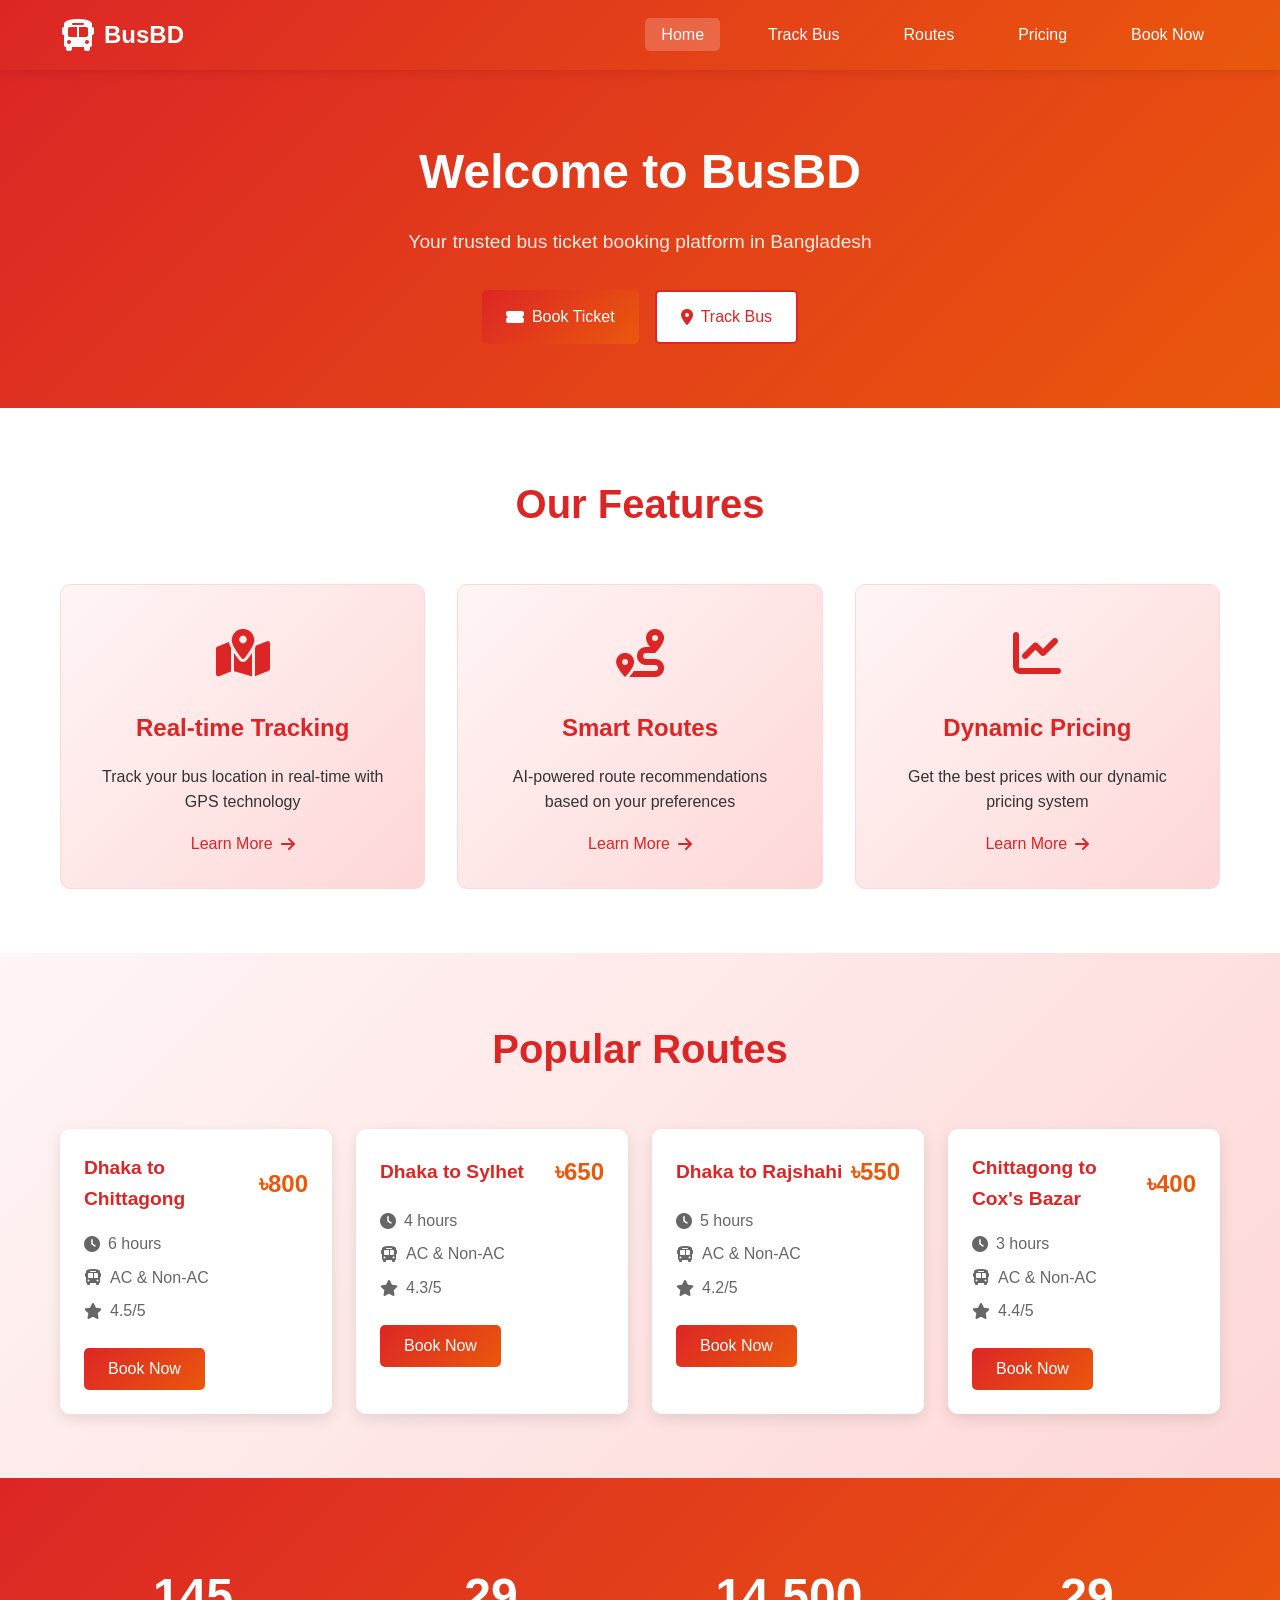
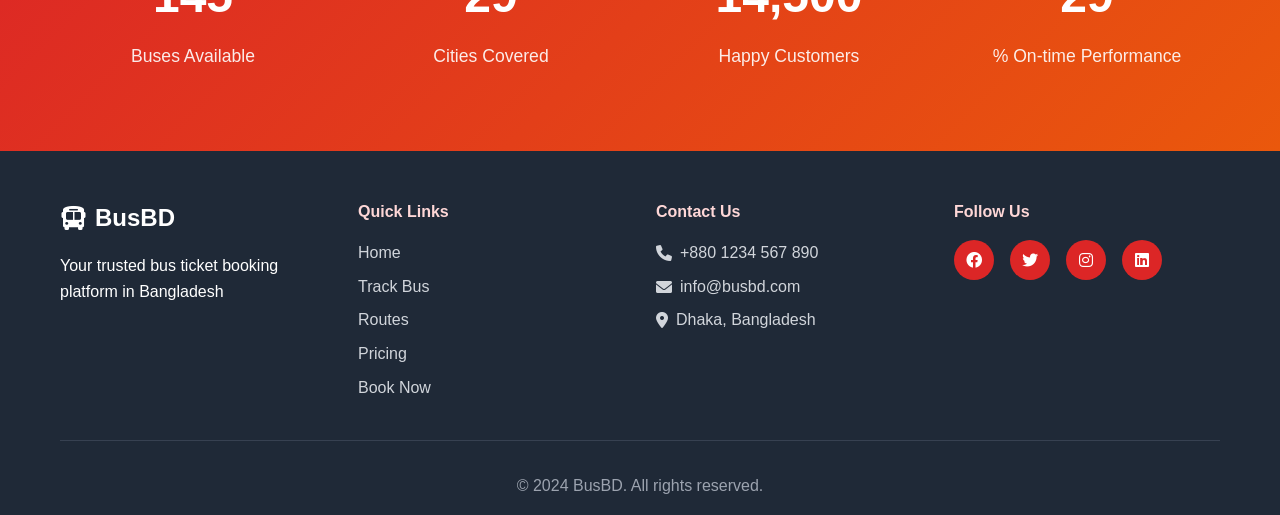
<file: Busbd/index.html>
<!DOCTYPE html>
<html lang="en">
<head>
    <meta charset="UTF-8">
    <meta name="viewport" content="width=device-width, initial-scale=1.0">
    <title>BusBD - Bangladesh Bus Ticket Booking Platform</title>
    <link rel="stylesheet" href="style.css">
    <link rel="stylesheet" href="https://cdnjs.cloudflare.com/ajax/libs/font-awesome/6.0.0/css/all.min.css">
</head>
<body>
    <div class="app-container">
        <!-- Header -->
        <header class="header">
            <div class="container">
                <div class="header-content">
                    <div class="logo">
                        <i class="fas fa-bus"></i>
                        <span>BusBD</span>
                    </div>
                    <nav class="nav">
                        <ul class="nav-list">
                            <li><a href="index.html" class="nav-link active">Home</a></li>
                            <li><a href="tracking.html" class="nav-link">Track Bus</a></li>
                            <li><a href="recommendations.html" class="nav-link">Routes</a></li>
                            <li><a href="pricing.html" class="nav-link">Pricing</a></li>
                            <li><a href="booking.html" class="nav-link">Book Now</a></li>
                        </ul>
                    </nav>
                    <div class="mobile-menu-toggle">
                        <i class="fas fa-bars"></i>
                    </div>
                </div>
            </div>
        </header>

        <!-- Hero Section -->
        <section class="hero">
            <div class="container">
                <div class="hero-content">
                    <h1 class="hero-title">Welcome to BusBD</h1>
                    <p class="hero-subtitle">Your trusted bus ticket booking platform in Bangladesh</p>
                    <div class="hero-buttons">
                        <a href="booking.html" class="btn btn-primary">
                            <i class="fas fa-ticket-alt"></i> Book Ticket
                        </a>
                        <a href="tracking.html" class="btn btn-secondary">
                            <i class="fas fa-map-marker-alt"></i> Track Bus
                        </a>
                    </div>
                </div>
            </div>
        </section>

        <!-- Features Section -->
        <section class="features">
            <div class="container">
                <h2 class="section-title">Our Features</h2>
                <div class="features-grid">
                    <div class="feature-card">
                        <div class="feature-icon">
                            <i class="fas fa-map-marked-alt"></i>
                        </div>
                        <h3>Real-time Tracking</h3>
                        <p>Track your bus location in real-time with GPS technology</p>
                        <a href="tracking.html" class="feature-link">Learn More <i class="fas fa-arrow-right"></i></a>
                    </div>
                    <div class="feature-card">
                        <div class="feature-icon">
                            <i class="fas fa-route"></i>
                        </div>
                        <h3>Smart Routes</h3>
                        <p>AI-powered route recommendations based on your preferences</p>
                        <a href="recommendations.html" class="feature-link">Learn More <i class="fas fa-arrow-right"></i></a>
                    </div>
                    <div class="feature-card">
                        <div class="feature-icon">
                            <i class="fas fa-chart-line"></i>
                        </div>
                        <h3>Dynamic Pricing</h3>
                        <p>Get the best prices with our dynamic pricing system</p>
                        <a href="pricing.html" class="feature-link">Learn More <i class="fas fa-arrow-right"></i></a>
                    </div>
                </div>
            </div>
        </section>

        <!-- Popular Routes Section -->
        <section class="popular-routes">
            <div class="container">
                <h2 class="section-title">Popular Routes</h2>
                <div class="routes-grid">
                    <div class="route-card">
                        <div class="route-header">
                            <h3>Dhaka to Chittagong</h3>
                            <span class="route-price">৳800</span>
                        </div>
                        <div class="route-info">
                            <p><i class="fas fa-clock"></i> 6 hours</p>
                            <p><i class="fas fa-bus"></i> AC & Non-AC</p>
                            <p><i class="fas fa-star"></i> 4.5/5</p>
                        </div>
                        <button class="btn btn-primary book-route-btn" data-route="dhaka-chittagong">Book Now</button>
                    </div>
                    <div class="route-card">
                        <div class="route-header">
                            <h3>Dhaka to Sylhet</h3>
                            <span class="route-price">৳650</span>
                        </div>
                        <div class="route-info">
                            <p><i class="fas fa-clock"></i> 4 hours</p>
                            <p><i class="fas fa-bus"></i> AC & Non-AC</p>
                            <p><i class="fas fa-star"></i> 4.3/5</p>
                        </div>
                        <button class="btn btn-primary book-route-btn" data-route="dhaka-sylhet">Book Now</button>
                    </div>
                    <div class="route-card">
                        <div class="route-header">
                            <h3>Dhaka to Rajshahi</h3>
                            <span class="route-price">৳550</span>
                        </div>
                        <div class="route-info">
                            <p><i class="fas fa-clock"></i> 5 hours</p>
                            <p><i class="fas fa-bus"></i> AC & Non-AC</p>
                            <p><i class="fas fa-star"></i> 4.2/5</p>
                        </div>
                        <button class="btn btn-primary book-route-btn" data-route="dhaka-rajshahi">Book Now</button>
                    </div>
                    <div class="route-card">
                        <div class="route-header">
                            <h3>Chittagong to Cox's Bazar</h3>
                            <span class="route-price">৳400</span>
                        </div>
                        <div class="route-info">
                            <p><i class="fas fa-clock"></i> 3 hours</p>
                            <p><i class="fas fa-bus"></i> AC & Non-AC</p>
                            <p><i class="fas fa-star"></i> 4.4/5</p>
                        </div>
                        <button class="btn btn-primary book-route-btn" data-route="chittagong-coxsbazar">Book Now</button>
                    </div>
                </div>
            </div>
        </section>

        <!-- Stats Section -->
        <section class="stats">
            <div class="container">
                <div class="stats-grid">
                    <div class="stat-item">
                        <div class="stat-number" data-target="500">0</div>
                        <div class="stat-label">Buses Available</div>
                    </div>
                    <div class="stat-item">
                        <div class="stat-number" data-target="100">0</div>
                        <div class="stat-label">Cities Covered</div>
                    </div>
                    <div class="stat-item">
                        <div class="stat-number" data-target="50000">0</div>
                        <div class="stat-label">Happy Customers</div>
                    </div>
                    <div class="stat-item">
                        <div class="stat-number" data-target="99">0</div>
                        <div class="stat-label">% On-time Performance</div>
                    </div>
                </div>
            </div>
        </section>

        <!-- Footer -->
        <footer class="footer">
            <div class="container">
                <div class="footer-content">
                    <div class="footer-section">
                        <div class="footer-logo">
                            <i class="fas fa-bus"></i>
                            <span>BusBD</span>
                        </div>
                        <p>Your trusted bus ticket booking platform in Bangladesh</p>
                    </div>
                    <div class="footer-section">
                        <h4>Quick Links</h4>
                        <ul class="footer-links">
                            <li><a href="index.html">Home</a></li>
                            <li><a href="tracking.html">Track Bus</a></li>
                            <li><a href="recommendations.html">Routes</a></li>
                            <li><a href="pricing.html">Pricing</a></li>
                            <li><a href="booking.html">Book Now</a></li>
                        </ul>
                    </div>
                    <div class="footer-section">
                        <h4>Contact Us</h4>
                        <div class="contact-info">
                            <p><i class="fas fa-phone"></i> +880 1234 567 890</p>
                            <p><i class="fas fa-envelope"></i> info@busbd.com</p>
                            <p><i class="fas fa-map-marker-alt"></i> Dhaka, Bangladesh</p>
                        </div>
                    </div>
                    <div class="footer-section">
                        <h4>Follow Us</h4>
                        <div class="social-links">
                            <a href="#" class="social-link"><i class="fab fa-facebook"></i></a>
                            <a href="#" class="social-link"><i class="fab fa-twitter"></i></a>
                            <a href="#" class="social-link"><i class="fab fa-instagram"></i></a>
                            <a href="#" class="social-link"><i class="fab fa-linkedin"></i></a>
                        </div>
                    </div>
                </div>
                <div class="footer-bottom">
                    <p>&copy; 2024 BusBD. All rights reserved.</p>
                </div>
            </div>
        </footer>
    </div>

    <script src="main.js"></script>
</body>
</html>
</file>
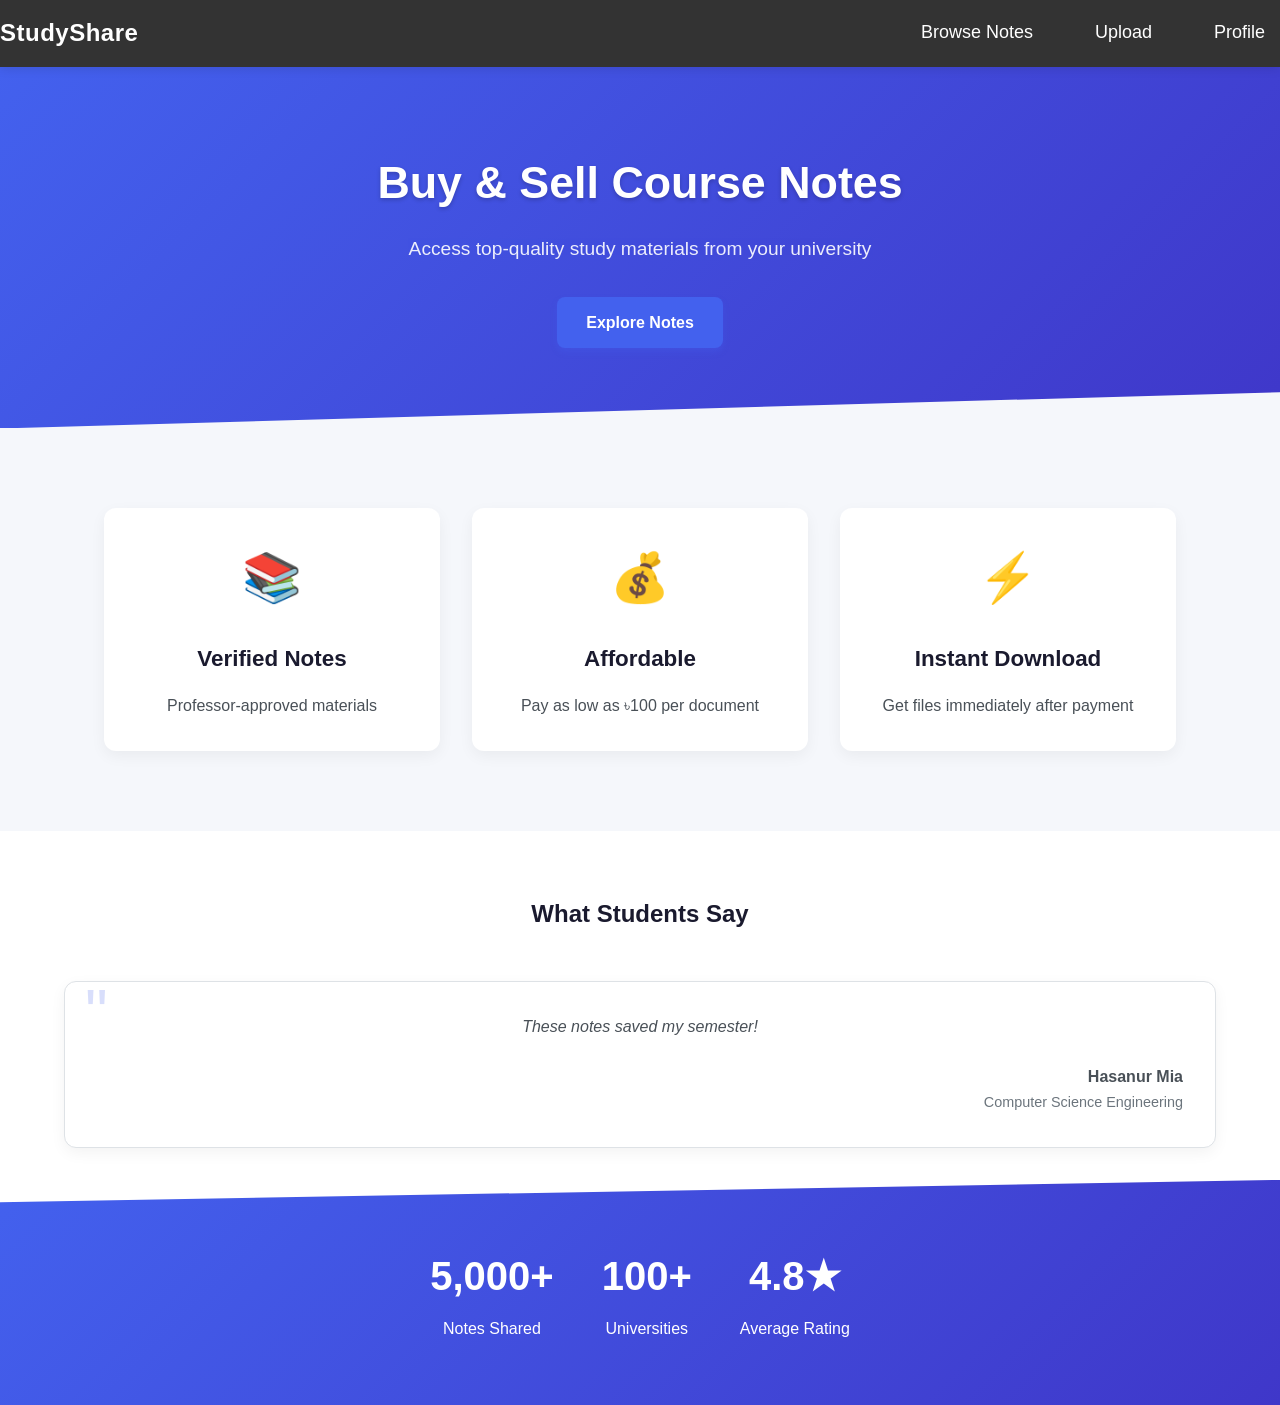
<file: Study Share/index.html>
<!DOCTYPE html>
<html lang="en">
<head>
    <meta charset="UTF-8">
    <meta name="viewport" content="width=device-width, initial-scale=1.0">
    <title>StudyShare | Home</title>
    <link rel="stylesheet" href="css\style.css">
</head>
<body>
    <nav>
        <a href="index.html" class="logo">StudyShare</a>
        <div class="nav-links">
            <a href="browse.html">Browse Notes</a>
            <a href="upload.html">Upload</a>
            <a href="profile.html">Profile</a>
        </div>
    </nav>

    <header class="hero">
        <div class="hero-content">
            <h1>Buy & Sell Course Notes</h1>
            <p>Access top-quality study materials from your university</p>
            <a href="browse.html" class="btn-primary">Explore Notes</a>
        </div>
    </header>

    <section class="features">
        <div class="feature-card">
            <div class="feature-icon">📚</div>
            <h3>Verified Notes</h3>
            <p>Professor-approved materials</p>
        </div>
        <div class="feature-card">
            <div class="feature-icon">💰</div>
            <h3>Affordable</h3>
            <p>Pay as low as ৳100 per document</p>
        </div>
        <div class="feature-card">
            <div class="feature-icon">⚡</div>
            <h3>Instant Download</h3>
            <p>Get files immediately after payment</p>
        </div>
    </section>

    <section class="testimonials">
        <h2>What Students Say</h2>
        <div class="testimonial-grid">
            <div class="testimonial-card">
                <div class="quote">"</div>
                <p>These notes saved my semester!</p>
                <div class="student-info">
                    <span class="name">Hasanur Mia</span>
                    <span class="major">Computer Science Engineering</span>
                    
                </div>
            </div>
            <!-- 2 more testimonials -->
        </div>
    </section>

    <section class="stats">
        <div class="stat-item">
            <h3>5,000+</h3>
            <p>Notes Shared</p>
        </div>
        <div class="stat-item">
            <h3>100+</h3>
            <p>Universities</p>
        </div>
        <div class="stat-item">
            <h3>4.8★</h3>
            <p>Average Rating</p>
        </div>
    </section>
    <script src="main.js"></script>
    
</body>
</html>
</file>
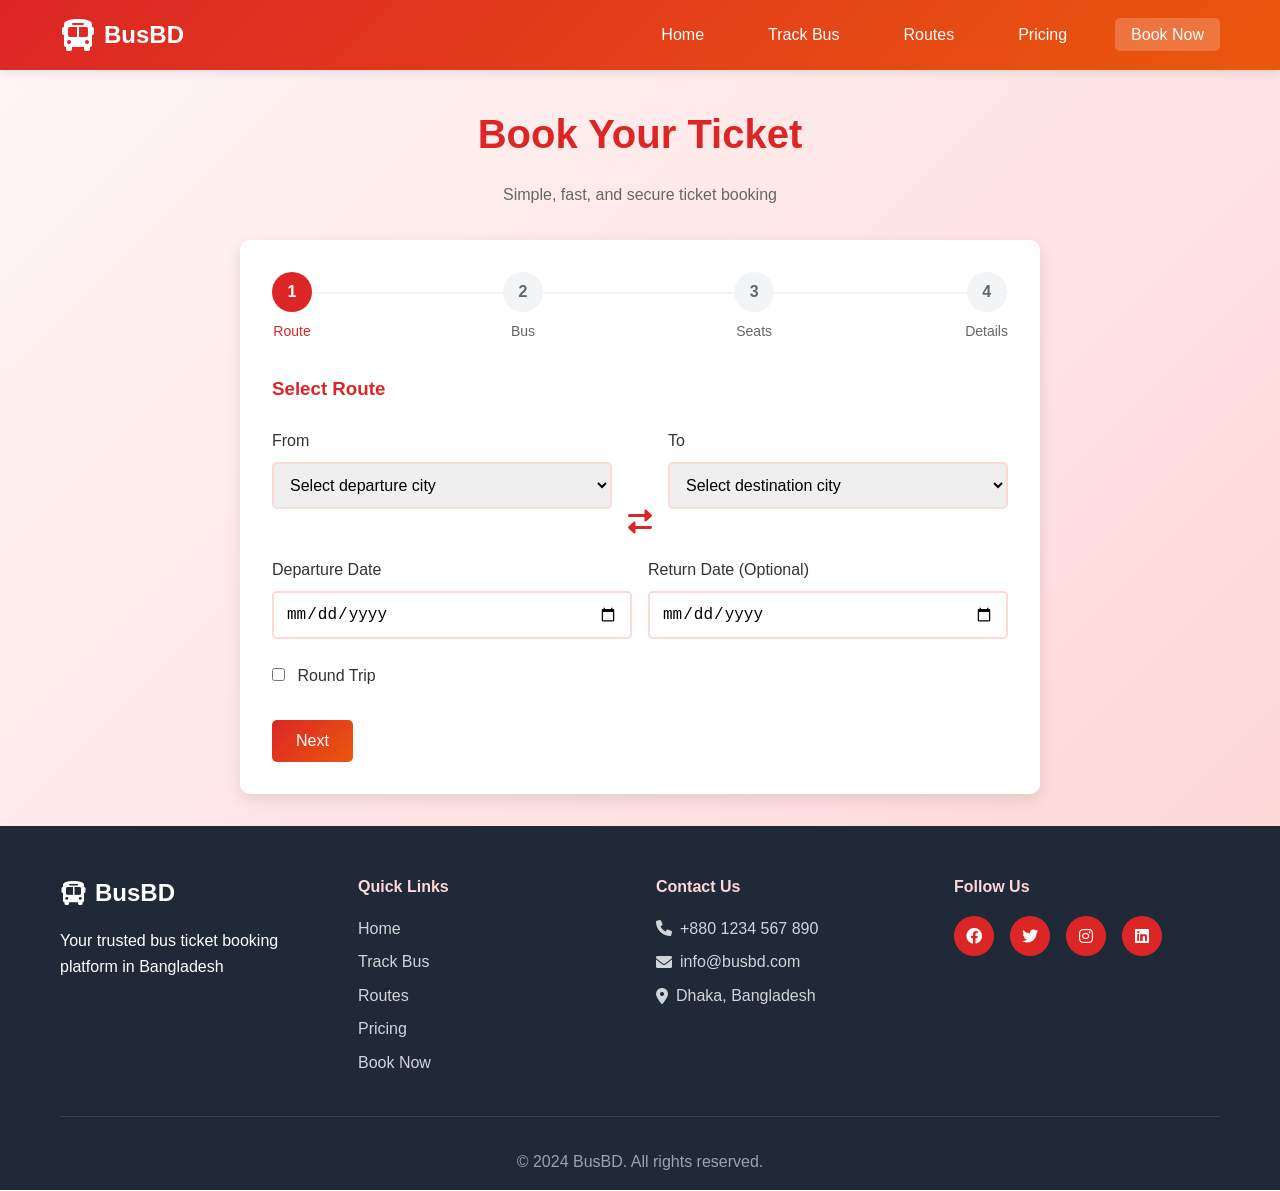
<file: Busbd/booking.html>
<!DOCTYPE html>
<html lang="en">
<head>
    <meta charset="UTF-8">
    <meta name="viewport" content="width=device-width, initial-scale=1.0">
    <title>Book Ticket - BusBD</title>
    <link rel="stylesheet" href="style.css">
    <link rel="stylesheet" href="https://cdnjs.cloudflare.com/ajax/libs/font-awesome/6.0.0/css/all.min.css">
</head>
<body>
    <div class="app-container">
        <!-- Header -->
        <header class="header">
            <div class="container">
                <div class="header-content">
                    <div class="logo">
                        <i class="fas fa-bus"></i>
                        <span>BusBD</span>
                    </div>
                    <nav class="nav">
                        <ul class="nav-list">
                            <li><a href="index.html" class="nav-link">Home</a></li>
                            <li><a href="tracking.html" class="nav-link">Track Bus</a></li>
                            <li><a href="recommendations.html" class="nav-link">Routes</a></li>
                            <li><a href="pricing.html" class="nav-link">Pricing</a></li>
                            <li><a href="booking.html" class="nav-link active">Book Now</a></li>
                        </ul>
                    </nav>
                    <div class="mobile-menu-toggle">
                        <i class="fas fa-bars"></i>
                    </div>
                </div>
            </div>
        </header>

        <!-- Booking Section -->
        <section class="booking-section">
            <div class="container">
                <div class="booking-header">
                    <h1 class="page-title">Book Your Ticket</h1>
                    <p class="page-subtitle">Simple, fast, and secure ticket booking</p>
                </div>

                <div class="booking-form-container">
                    <form class="booking-form" id="bookingForm">
                        <div class="form-steps">
                            <div class="step active" data-step="1">
                                <div class="step-number">1</div>
                                <div class="step-label">Route</div>
                            </div>
                            <div class="step" data-step="2">
                                <div class="step-number">2</div>
                                <div class="step-label">Bus</div>
                            </div>
                            <div class="step" data-step="3">
                                <div class="step-number">3</div>
                                <div class="step-label">Seats</div>
                            </div>
                            <div class="step" data-step="4">
                                <div class="step-number">4</div>
                                <div class="step-label">Details</div>
                            </div>
                        </div>

                        <!-- Step 1: Route Selection -->
                        <div class="form-step active" id="step1">
                            <h3>Select Route</h3>
                            <div class="route-selection">
                                <div class="form-group">
                                    <label for="fromCity">From</label>
                                    <select id="fromCity" required>
                                        <option value="">Select departure city</option>
                                        <option value="dhaka">Dhaka</option>
                                        <option value="chittagong">Chittagong</option>
                                        <option value="sylhet">Sylhet</option>
                                        <option value="rajshahi">Rajshahi</option>
                                        <option value="khulna">Khulna</option>
                                        <option value="barisal">Barisal</option>
                                        <option value="coxs-bazar">Cox's Bazar</option>
                                    </select>
                                </div>
                                <div class="swap-cities">
                                    <i class="fas fa-exchange-alt"></i>
                                </div>
                                <div class="form-group">
                                    <label for="toCity">To</label>
                                    <select id="toCity" required>
                                        <option value="">Select destination city</option>
                                        <option value="dhaka">Dhaka</option>
                                        <option value="chittagong">Chittagong</option>
                                        <option value="sylhet">Sylhet</option>
                                        <option value="rajshahi">Rajshahi</option>
                                        <option value="khulna">Khulna</option>
                                        <option value="barisal">Barisal</option>
                                        <option value="coxs-bazar">Cox's Bazar</option>
                                    </select>
                                </div>
                            </div>
                            <div class="form-row">
                                <div class="form-group">
                                    <label for="departureDate">Departure Date</label>
                                    <input type="date" id="departureDate" required>
                                </div>
                                <div class="form-group">
                                    <label for="returnDate">Return Date (Optional)</label>
                                    <input type="date" id="returnDate">
                                </div>
                            </div>
                            <div class="form-group">
                                <label>
                                    <input type="checkbox" id="roundTrip"> Round Trip
                                </label>
                            </div>
                            <div class="form-actions">
                                <button type="button" class="btn btn-primary" onclick="nextStep()">Next</button>
                            </div>
                        </div>

                        <!-- Step 2: Bus Selection -->
                        <div class="form-step" id="step2">
                            <h3>Select Bus</h3>
                            <div class="bus-options">
                                <div class="bus-option">
                                    <div class="bus-info">
                                        <h4>Green Line Paribahan</h4>
                                        <div class="bus-details">
                                            <span><i class="fas fa-clock"></i> 6:00 AM</span>
                                            <span><i class="fas fa-snowflake"></i> AC</span>
                                            <span><i class="fas fa-couch"></i> Business</span>
                                            <span><i class="fas fa-star"></i> 4.5</span>
                                        </div>
                                    </div>
                                    <div class="bus-price">
                                        <span class="price">৳800</span>
                                        <input type="radio" name="busSelect" value="greenline" required>
                                    </div>
                                </div>
                                <div class="bus-option">
                                    <div class="bus-info">
                                        <h4>Shohagh Paribahan</h4>
                                        <div class="bus-details">
                                            <span><i class="fas fa-clock"></i> 8:00 AM</span>
                                            <span><i class="fas fa-snowflake"></i> AC</span>
                                            <span><i class="fas fa-couch"></i> Economy</span>
                                            <span><i class="fas fa-star"></i> 4.3</span>
                                        </div>
                                    </div>
                                    <div class="bus-price">
                                        <span class="price">৳650</span>
                                        <input type="radio" name="busSelect" value="shohagh" required>
                                    </div>
                                </div>
                                <div class="bus-option">
                                    <div class="bus-info">
                                        <h4>Hanif Paribahan</h4>
                                        <div class="bus-details">
                                            <span><i class="fas fa-clock"></i> 10:00 AM</span>
                                            <span><i class="fas fa-snowflake"></i> Non-AC</span>
                                            <span><i class="fas fa-couch"></i> Standard</span>
                                            <span><i class="fas fa-star"></i> 4.1</span>
                                        </div>
                                    </div>
                                    <div class="bus-price">
                                        <span class="price">৳450</span>
                                        <input type="radio" name="busSelect" value="hanif" required>
                                    </div>
                                </div>
                            </div>
                            <div class="form-actions">
                                <button type="button" class="btn btn-secondary" onclick="prevStep()">Previous</button>
                                <button type="button" class="btn btn-primary" onclick="nextStep()">Next</button>
                            </div>
                        </div>

                        <!-- Step 3: Seat Selection -->
                        <div class="form-step" id="step3">
                            <h3>Select Seats</h3>
                            <div class="seat-selection">
                                <div class="seat-legend">
                                    <div class="legend-item">
                                        <div class="seat available"></div>
                                        <span>Available</span>
                                    </div>
                                    <div class="legend-item">
                                        <div class="seat selected"></div>
                                        <span>Selected</span>
                                    </div>
                                    <div class="legend-item">
                                        <div class="seat occupied"></div>
                                        <span>Occupied</span>
                                    </div>
                                </div>
                                <div class="bus-layout">
                                    <div class="driver-area">Driver</div>
                                    <div class="seat-grid">
                                        <!-- Seats will be generated by JavaScript -->
                                    </div>
                                </div>
                                <div class="seat-info">
                                    <p>Selected Seats: <span id="selectedSeats">None</span></p>
                                    <p>Total Price: <span id="totalPrice">৳0</span></p>
                                </div>
                            </div>
                            <div class="form-actions">
                                <button type="button" class="btn btn-secondary" onclick="prevStep()">Previous</button>
                                <button type="button" class="btn btn-primary" onclick="nextStep()">Next</button>
                            </div>
                        </div>

                        <!-- Step 4: Passenger Details -->
                        <div class="form-step" id="step4">
                            <h3>Passenger Details</h3>
                            <div class="passenger-form">
                                <div class="form-row">
                                    <div class="form-group">
                                        <label for="firstName">First Name</label>
                                        <input type="text" id="firstName" required>
                                    </div>
                                    <div class="form-group">
                                        <label for="lastName">Last Name</label>
                                        <input type="text" id="lastName" required>
                                    </div>
                                </div>
                                <div class="form-row">
                                    <div class="form-group">
                                        <label for="email">Email</label>
                                        <input type="email" id="email" required>
                                    </div>
                                    <div class="form-group">
                                        <label for="phone">Phone</label>
                                        <input type="tel" id="phone" required>
                                    </div>
                                </div>
                                <div class="form-group">
                                    <label for="address">Address</label>
                                    <textarea id="address" rows="3" required></textarea>
                                </div>
                                <div class="form-group">
                                    <label for="idNumber">National ID/Passport Number</label>
                                    <input type="text" id="idNumber" required>
                                </div>
                            </div>
                            <div class="booking-summary">
                                <h4>Booking Summary</h4>
                                <div class="summary-details">
                                    <div class="summary-row">
                                        <span>Route:</span>
                                        <span id="summaryRoute">-</span>
                                    </div>
                                    <div class="summary-row">
                                        <span>Date:</span>
                                        <span id="summaryDate">-</span>
                                    </div>
                                    <div class="summary-row">
                                        <span>Bus:</span>
                                        <span id="summaryBus">-</span>
                                    </div>
                                    <div class="summary-row">
                                        <span>Seats:</span>
                                        <span id="summarySeats">-</span>
                                    </div>
                                    <div class="summary-row total">
                                        <span>Total:</span>
                                        <span id="summaryTotal">৳0</span>
                                    </div>
                                </div>
                            </div>
                            <div class="form-actions">
                                <button type="button" class="btn btn-secondary" onclick="prevStep()">Previous</button>
                                <button type="submit" class="btn btn-primary">Confirm Booking</button>
                            </div>
                        </div>
                    </form>
                </div>
            </div>
        </section>

        <!-- Footer -->
        <footer class="footer">
            <div class="container">
                <div class="footer-content">
                    <div class="footer-section">
                        <div class="footer-logo">
                            <i class="fas fa-bus"></i>
                            <span>BusBD</span>
                        </div>
                        <p>Your trusted bus ticket booking platform in Bangladesh</p>
                    </div>
                    <div class="footer-section">
                        <h4>Quick Links</h4>
                        <ul class="footer-links">
                            <li><a href="index.html">Home</a></li>
                            <li><a href="tracking.html">Track Bus</a></li>
                            <li><a href="recommendations.html">Routes</a></li>
                            <li><a href="pricing.html">Pricing</a></li>
                            <li><a href="booking.html">Book Now</a></li>
                        </ul>
                    </div>
                    <div class="footer-section">
                        <h4>Contact Us</h4>
                        <div class="contact-info">
                            <p><i class="fas fa-phone"></i> +880 1234 567 890</p>
                            <p><i class="fas fa-envelope"></i> info@busbd.com</p>
                            <p><i class="fas fa-map-marker-alt"></i> Dhaka, Bangladesh</p>
                        </div>
                    </div>
                    <div class="footer-section">
                        <h4>Follow Us</h4>
                        <div class="social-links">
                            <a href="#" class="social-link"><i class="fab fa-facebook"></i></a>
                            <a href="#" class="social-link"><i class="fab fa-twitter"></i></a>
                            <a href="#" class="social-link"><i class="fab fa-instagram"></i></a>
                            <a href="#" class="social-link"><i class="fab fa-linkedin"></i></a>
                        </div>
                    </div>
                </div>
                <div class="footer-bottom">
                    <p>&copy; 2024 BusBD. All rights reserved.</p>
                </div>
            </div>
        </footer>
    </div>

    <script src="booking.js"></script>
</body>
</html>
</file>
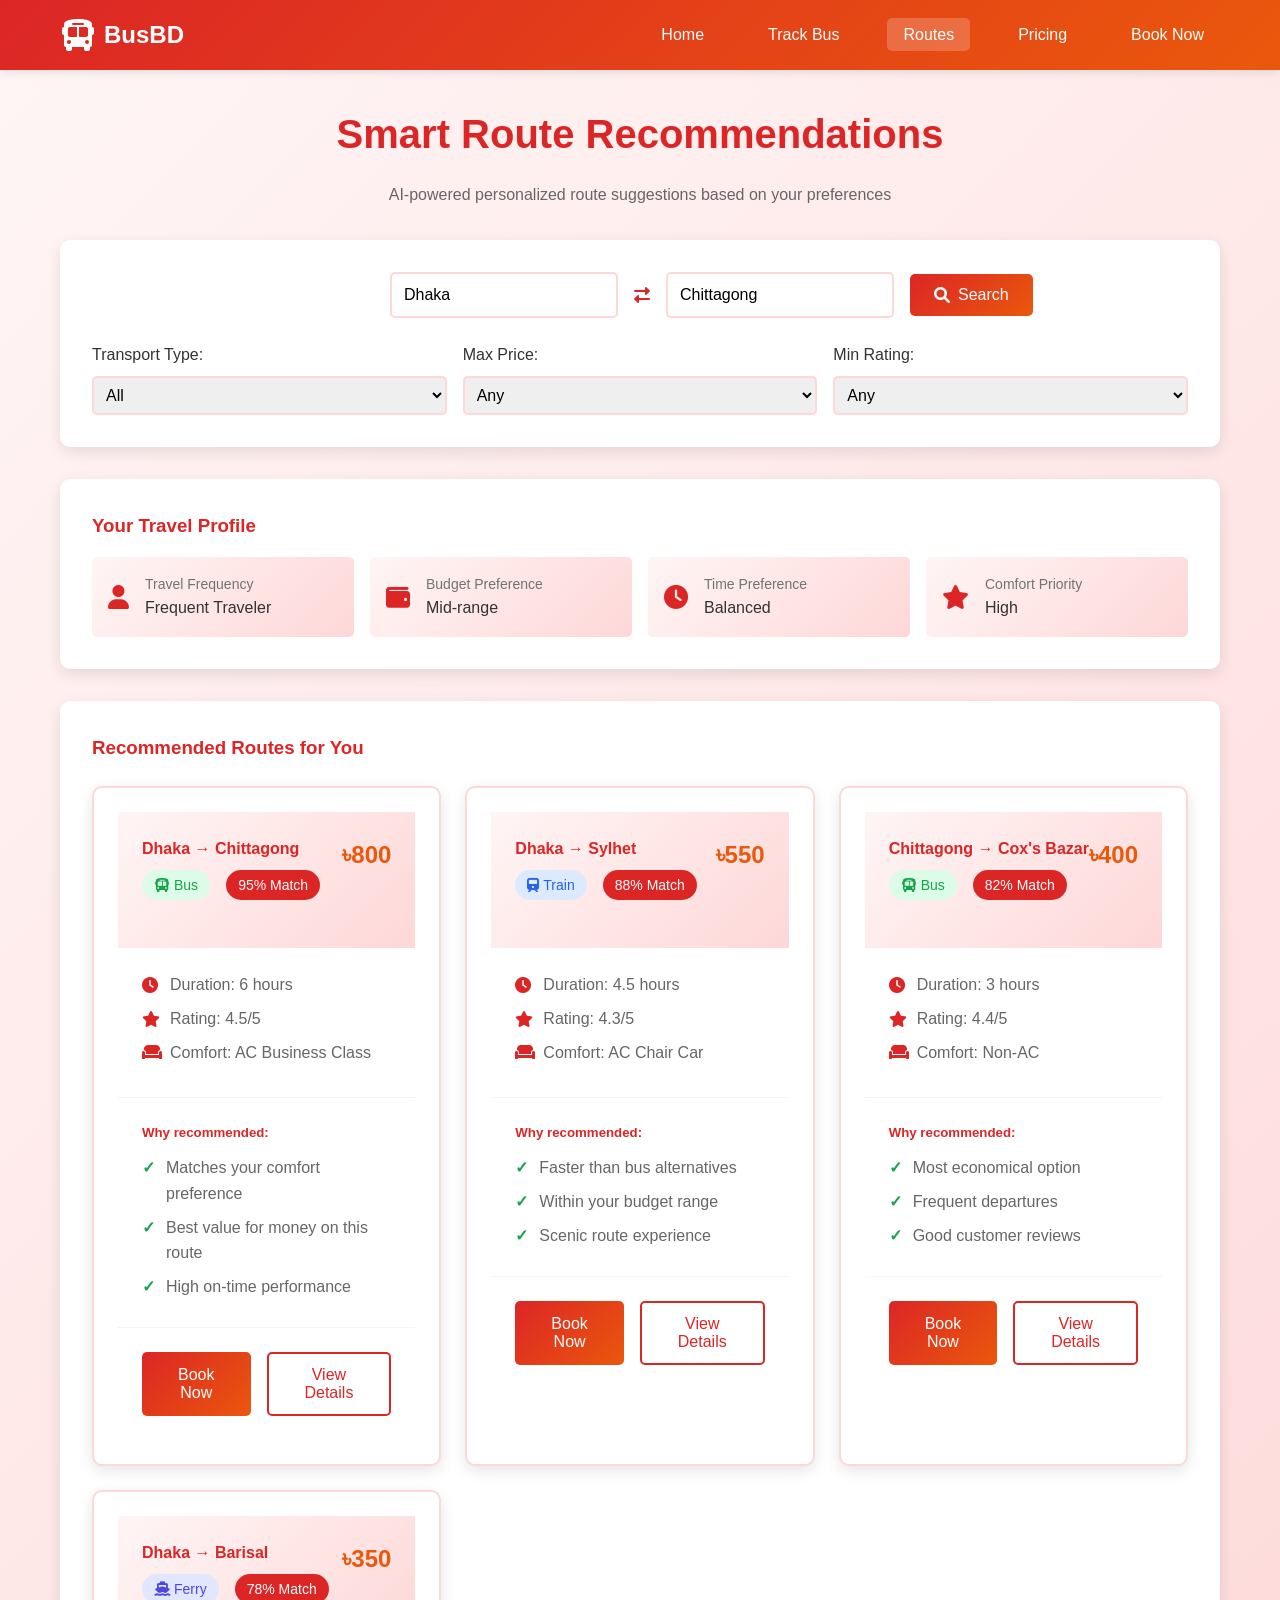
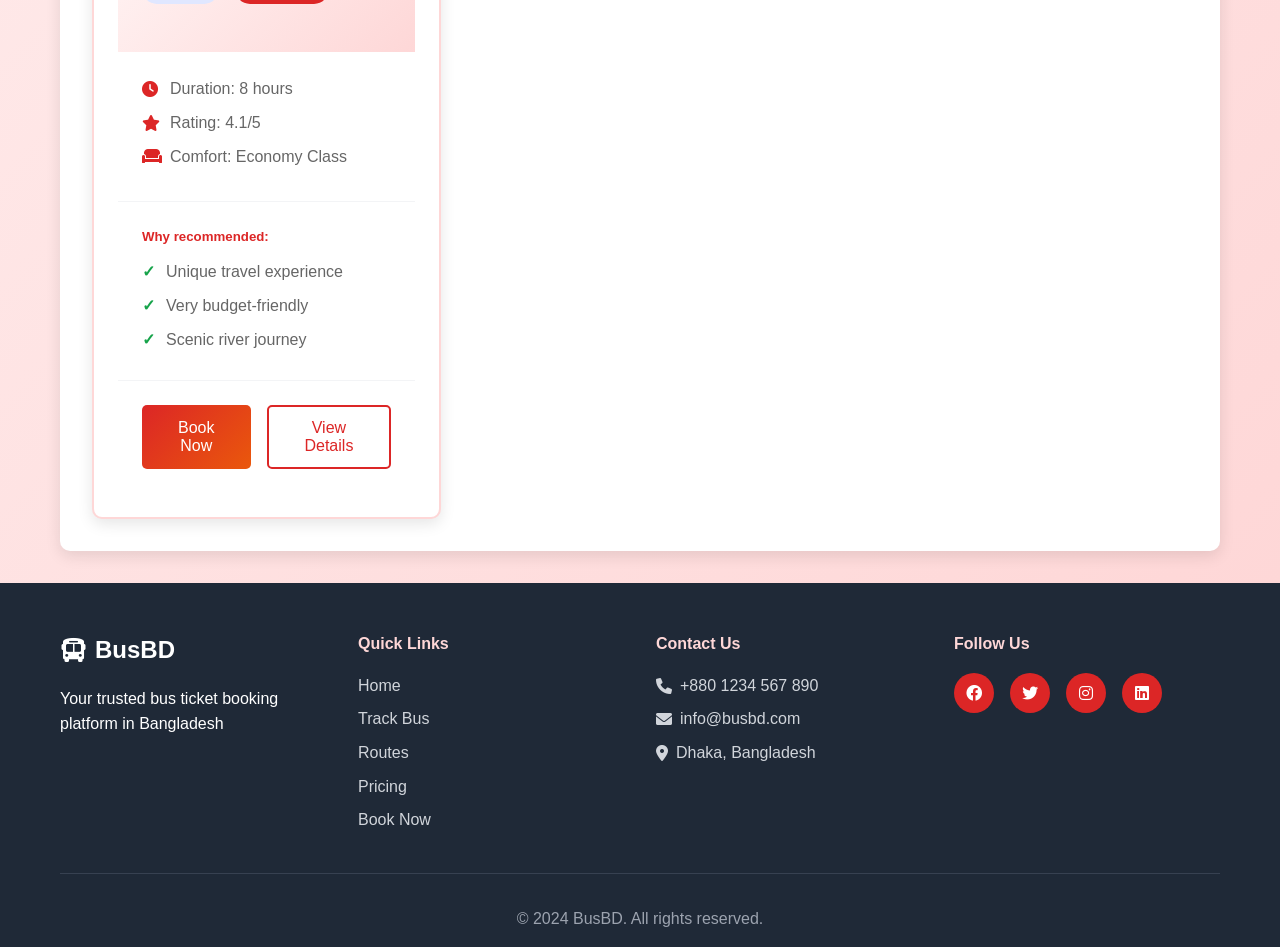
<file: Busbd/recommendations.html>
<!DOCTYPE html>
<html lang="en">
<head>
    <meta charset="UTF-8">
    <meta name="viewport" content="width=device-width, initial-scale=1.0">
    <title>Route Recommendations - BusBD</title>
    <link rel="stylesheet" href="style.css">
    <link rel="stylesheet" href="https://cdnjs.cloudflare.com/ajax/libs/font-awesome/6.0.0/css/all.min.css">
</head>
<body>
    <div class="app-container">
        <!-- Header -->
        <header class="header">
            <div class="container">
                <div class="header-content">
                    <div class="logo">
                        <i class="fas fa-bus"></i>
                        <span>BusBD</span>
                    </div>
                    <nav class="nav">
                        <ul class="nav-list">
                            <li><a href="index.html" class="nav-link">Home</a></li>
                            <li><a href="tracking.html" class="nav-link">Track Bus</a></li>
                            <li><a href="recommendations.html" class="nav-link active">Routes</a></li>
                            <li><a href="pricing.html" class="nav-link">Pricing</a></li>
                            <li><a href="booking.html" class="nav-link">Book Now</a></li>
                        </ul>
                    </nav>
                    <div class="mobile-menu-toggle">
                        <i class="fas fa-bars"></i>
                    </div>
                </div>
            </div>
        </header>

        <!-- Recommendations Section -->
        <section class="recommendations-section">
            <div class="container">
                <div class="recommendations-header">
                    <h1 class="page-title">Smart Route Recommendations</h1>
                    <p class="page-subtitle">AI-powered personalized route suggestions based on your preferences</p>
                </div>

                <div class="recommendations-controls">
                    <div class="search-filters">
                        <div class="search-box">
                            <input type="text" id="fromLocation" placeholder="From">
                            <i class="fas fa-exchange-alt swap-icon"></i>
                            <input type="text" id="toLocation" placeholder="To">
                            <button class="btn btn-primary" id="searchBtn">
                                <i class="fas fa-search"></i> Search
                            </button>
                        </div>
                        
                        <div class="filters">
                            <div class="filter-group">
                                <label>Transport Type:</label>
                                <select id="transportType">
                                    <option value="all">All</option>
                                    <option value="bus">Bus</option>
                                    <option value="train">Train</option>
                                    <option value="ferry">Ferry</option>
                                </select>
                            </div>
                            <div class="filter-group">
                                <label>Max Price:</label>
                                <select id="maxPrice">
                                    <option value="any">Any</option>
                                    <option value="500">৳500</option>
                                    <option value="1000">৳1000</option>
                                    <option value="1500">৳1500</option>
                                </select>
                            </div>
                            <div class="filter-group">
                                <label>Min Rating:</label>
                                <select id="minRating">
                                    <option value="0">Any</option>
                                    <option value="3">3+ Stars</option>
                                    <option value="4">4+ Stars</option>
                                    <option value="4.5">4.5+ Stars</option>
                                </select>
                            </div>
                        </div>
                    </div>
                </div>

                <div class="user-profile">
                    <h3>Your Travel Profile</h3>
                    <div class="profile-stats">
                        <div class="profile-stat">
                            <i class="fas fa-user"></i>
                            <div class="stat-info">
                                <span class="stat-label">Travel Frequency</span>
                                <span class="stat-value">Frequent Traveler</span>
                            </div>
                        </div>
                        <div class="profile-stat">
                            <i class="fas fa-wallet"></i>
                            <div class="stat-info">
                                <span class="stat-label">Budget Preference</span>
                                <span class="stat-value">Mid-range</span>
                            </div>
                        </div>
                        <div class="profile-stat">
                            <i class="fas fa-clock"></i>
                            <div class="stat-info">
                                <span class="stat-label">Time Preference</span>
                                <span class="stat-value">Balanced</span>
                            </div>
                        </div>
                        <div class="profile-stat">
                            <i class="fas fa-star"></i>
                            <div class="stat-info">
                                <span class="stat-label">Comfort Priority</span>
                                <span class="stat-value">High</span>
                            </div>
                        </div>
                    </div>
                </div>

                <div class="recommendations-content">
                    <h3>Recommended Routes for You</h3>
                    <div class="recommendations-grid">
                        <div class="recommendation-card">
                            <div class="recommendation-header">
                                <div class="route-info">
                                    <h4>Dhaka → Chittagong</h4>
                                    <div class="route-meta">
                                        <span class="transport-type bus"><i class="fas fa-bus"></i> Bus</span>
                                        <span class="confidence-score">95% Match</span>
                                    </div>
                                </div>
                                <div class="route-price">৳800</div>
                            </div>
                            <div class="recommendation-details">
                                <div class="detail-row">
                                    <i class="fas fa-clock"></i>
                                    <span>Duration: 6 hours</span>
                                </div>
                                <div class="detail-row">
                                    <i class="fas fa-star"></i>
                                    <span>Rating: 4.5/5</span>
                                </div>
                                <div class="detail-row">
                                    <i class="fas fa-couch"></i>
                                    <span>Comfort: AC Business Class</span>
                                </div>
                            </div>
                            <div class="recommendation-reasons">
                                <h5>Why recommended:</h5>
                                <ul class="reasons-list">
                                    <li>Matches your comfort preference</li>
                                    <li>Best value for money on this route</li>
                                    <li>High on-time performance</li>
                                </ul>
                            </div>
                            <div class="recommendation-actions">
                                <button class="btn btn-primary">Book Now</button>
                                <button class="btn btn-secondary">View Details</button>
                            </div>
                        </div>

                        <div class="recommendation-card">
                            <div class="recommendation-header">
                                <div class="route-info">
                                    <h4>Dhaka → Sylhet</h4>
                                    <div class="route-meta">
                                        <span class="transport-type train"><i class="fas fa-train"></i> Train</span>
                                        <span class="confidence-score">88% Match</span>
                                    </div>
                                </div>
                                <div class="route-price">৳550</div>
                            </div>
                            <div class="recommendation-details">
                                <div class="detail-row">
                                    <i class="fas fa-clock"></i>
                                    <span>Duration: 4.5 hours</span>
                                </div>
                                <div class="detail-row">
                                    <i class="fas fa-star"></i>
                                    <span>Rating: 4.3/5</span>
                                </div>
                                <div class="detail-row">
                                    <i class="fas fa-couch"></i>
                                    <span>Comfort: AC Chair Car</span>
                                </div>
                            </div>
                            <div class="recommendation-reasons">
                                <h5>Why recommended:</h5>
                                <ul class="reasons-list">
                                    <li>Faster than bus alternatives</li>
                                    <li>Within your budget range</li>
                                    <li>Scenic route experience</li>
                                </ul>
                            </div>
                            <div class="recommendation-actions">
                                <button class="btn btn-primary">Book Now</button>
                                <button class="btn btn-secondary">View Details</button>
                            </div>
                        </div>

                        <div class="recommendation-card">
                            <div class="recommendation-header">
                                <div class="route-info">
                                    <h4>Chittagong → Cox's Bazar</h4>
                                    <div class="route-meta">
                                        <span class="transport-type bus"><i class="fas fa-bus"></i> Bus</span>
                                        <span class="confidence-score">82% Match</span>
                                    </div>
                                </div>
                                <div class="route-price">৳400</div>
                            </div>
                            <div class="recommendation-details">
                                <div class="detail-row">
                                    <i class="fas fa-clock"></i>
                                    <span>Duration: 3 hours</span>
                                </div>
                                <div class="detail-row">
                                    <i class="fas fa-star"></i>
                                    <span>Rating: 4.4/5</span>
                                </div>
                                <div class="detail-row">
                                    <i class="fas fa-couch"></i>
                                    <span>Comfort: Non-AC</span>
                                </div>
                            </div>
                            <div class="recommendation-reasons">
                                <h5>Why recommended:</h5>
                                <ul class="reasons-list">
                                    <li>Most economical option</li>
                                    <li>Frequent departures</li>
                                    <li>Good customer reviews</li>
                                </ul>
                            </div>
                            <div class="recommendation-actions">
                                <button class="btn btn-primary">Book Now</button>
                                <button class="btn btn-secondary">View Details</button>
                            </div>
                        </div>

                        <div class="recommendation-card">
                            <div class="recommendation-header">
                                <div class="route-info">
                                    <h4>Dhaka → Barisal</h4>
                                    <div class="route-meta">
                                        <span class="transport-type ferry"><i class="fas fa-ship"></i> Ferry</span>
                                        <span class="confidence-score">78% Match</span>
                                    </div>
                                </div>
                                <div class="route-price">৳350</div>
                            </div>
                            <div class="recommendation-details">
                                <div class="detail-row">
                                    <i class="fas fa-clock"></i>
                                    <span>Duration: 8 hours</span>
                                </div>
                                <div class="detail-row">
                                    <i class="fas fa-star"></i>
                                    <span>Rating: 4.1/5</span>
                                </div>
                                <div class="detail-row">
                                    <i class="fas fa-couch"></i>
                                    <span>Comfort: Economy Class</span>
                                </div>
                            </div>
                            <div class="recommendation-reasons">
                                <h5>Why recommended:</h5>
                                <ul class="reasons-list">
                                    <li>Unique travel experience</li>
                                    <li>Very budget-friendly</li>
                                    <li>Scenic river journey</li>
                                </ul>
                            </div>
                            <div class="recommendation-actions">
                                <button class="btn btn-primary">Book Now</button>
                                <button class="btn btn-secondary">View Details</button>
                            </div>
                        </div>
                    </div>
                </div>
            </div>
        </section>

        <!-- Footer -->
        <footer class="footer">
            <div class="container">
                <div class="footer-content">
                    <div class="footer-section">
                        <div class="footer-logo">
                            <i class="fas fa-bus"></i>
                            <span>BusBD</span>
                        </div>
                        <p>Your trusted bus ticket booking platform in Bangladesh</p>
                    </div>
                    <div class="footer-section">
                        <h4>Quick Links</h4>
                        <ul class="footer-links">
                            <li><a href="index.html">Home</a></li>
                            <li><a href="tracking.html">Track Bus</a></li>
                            <li><a href="recommendations.html">Routes</a></li>
                            <li><a href="pricing.html">Pricing</a></li>
                            <li><a href="booking.html">Book Now</a></li>
                        </ul>
                    </div>
                    <div class="footer-section">
                        <h4>Contact Us</h4>
                        <div class="contact-info">
                            <p><i class="fas fa-phone"></i> +880 1234 567 890</p>
                            <p><i class="fas fa-envelope"></i> info@busbd.com</p>
                            <p><i class="fas fa-map-marker-alt"></i> Dhaka, Bangladesh</p>
                        </div>
                    </div>
                    <div class="footer-section">
                        <h4>Follow Us</h4>
                        <div class="social-links">
                            <a href="#" class="social-link"><i class="fab fa-facebook"></i></a>
                            <a href="#" class="social-link"><i class="fab fa-twitter"></i></a>
                            <a href="#" class="social-link"><i class="fab fa-instagram"></i></a>
                            <a href="#" class="social-link"><i class="fab fa-linkedin"></i></a>
                        </div>
                    </div>
                </div>
                <div class="footer-bottom">
                    <p>&copy; 2024 BusBD. All rights reserved.</p>
                </div>
            </div>
        </footer>
    </div>

    <script src="recommendations.js"></script>
</body>
</html>
</file>
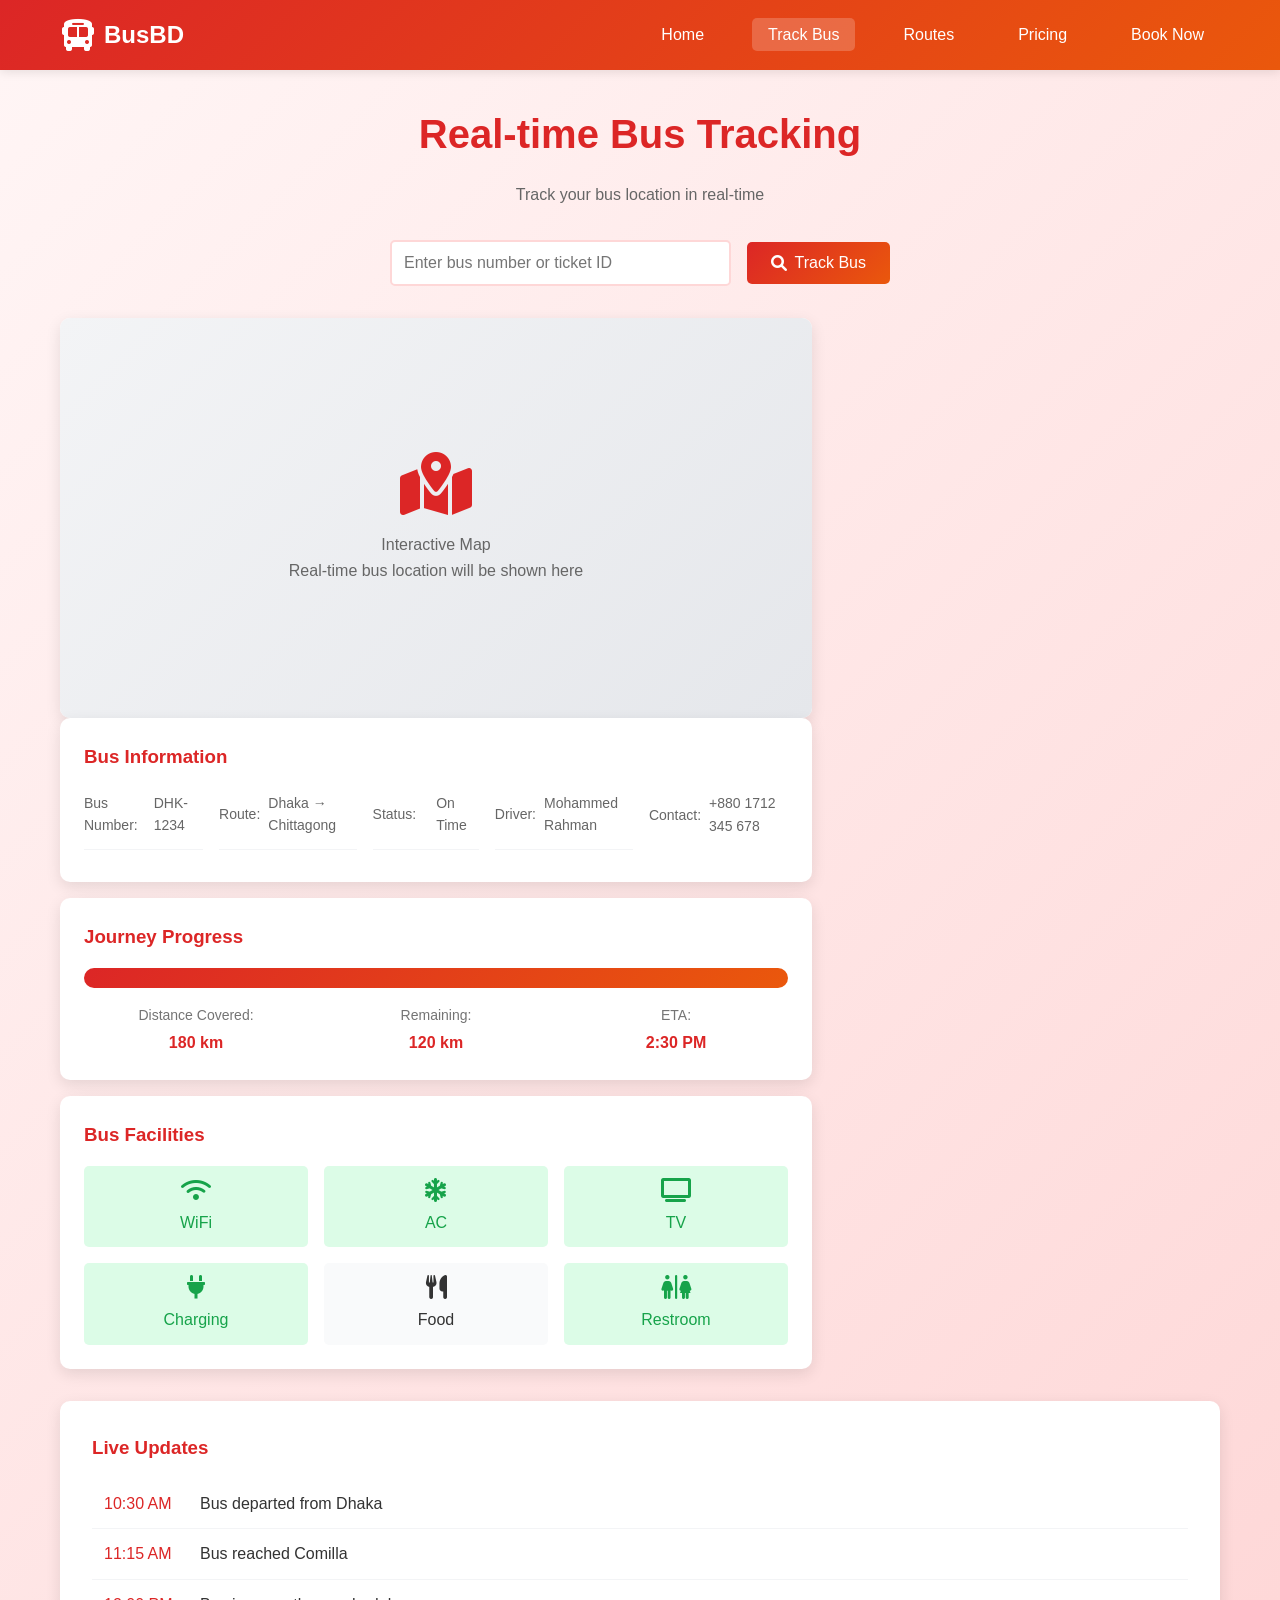
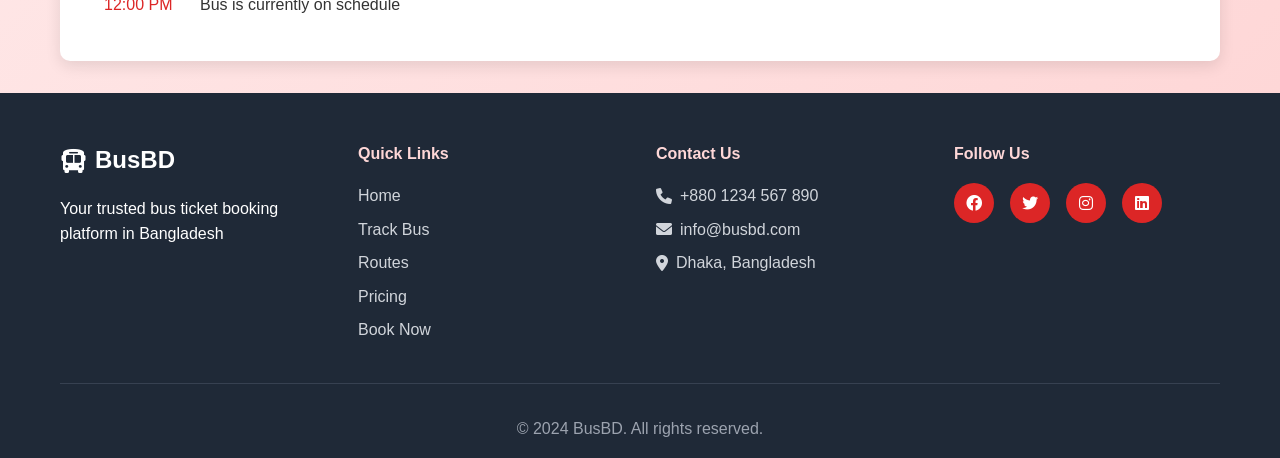
<file: Busbd/tracking.html>
<!DOCTYPE html>
<html lang="en">
<head>
    <meta charset="UTF-8">
    <meta name="viewport" content="width=device-width, initial-scale=1.0">
    <title>Bus Tracking - BusBD</title>
    <link rel="stylesheet" href="style.css">
    <link rel="stylesheet" href="https://cdnjs.cloudflare.com/ajax/libs/font-awesome/6.0.0/css/all.min.css">
</head>
<body>
    <div class="app-container">
        <!-- Header -->
        <header class="header">
            <div class="container">
                <div class="header-content">
                    <div class="logo">
                        <i class="fas fa-bus"></i>
                        <span>BusBD</span>
                    </div>
                    <nav class="nav">
                        <ul class="nav-list">
                            <li><a href="index.html" class="nav-link">Home</a></li>
                            <li><a href="tracking.html" class="nav-link active">Track Bus</a></li>
                            <li><a href="recommendations.html" class="nav-link">Routes</a></li>
                            <li><a href="pricing.html" class="nav-link">Pricing</a></li>
                            <li><a href="booking.html" class="nav-link">Book Now</a></li>
                        </ul>
                    </nav>
                    <div class="mobile-menu-toggle">
                        <i class="fas fa-bars"></i>
                    </div>
                </div>
            </div>
        </header>

        <!-- Tracking Section -->
        <section class="tracking-section">
            <div class="container">
                <div class="tracking-header">
                    <h1 class="page-title">Real-time Bus Tracking</h1>
                    <p class="page-subtitle">Track your bus location in real-time</p>
                </div>

                <div class="tracking-controls">
                    <div class="search-box">
                        <input type="text" id="busNumber" placeholder="Enter bus number or ticket ID">
                        <button class="btn btn-primary" id="trackBtn">
                            <i class="fas fa-search"></i> Track Bus
                        </button>
                    </div>
                </div>

                <div class="tracking-content">
                    <div class="tracking-main">
                        <div class="map-container">
                            <div class="map-placeholder">
                                <i class="fas fa-map-marked-alt"></i>
                                <p>Interactive Map</p>
                                <p class="map-subtitle">Real-time bus location will be shown here</p>
                            </div>
                        </div>

                        <div class="tracking-info">
                            <div class="info-card">
                                <h3>Bus Information</h3>
                                <div class="bus-details">
                                    <div class="detail-row">
                                        <span class="label">Bus Number:</span>
                                        <span class="value" id="busNumberDisplay">DHK-1234</span>
                                    </div>
                                    <div class="detail-row">
                                        <span class="label">Route:</span>
                                        <span class="value" id="routeDisplay">Dhaka → Chittagong</span>
                                    </div>
                                    <div class="detail-row">
                                        <span class="label">Status:</span>
                                        <span class="value status-badge" id="statusDisplay">On Time</span>
                                    </div>
                                    <div class="detail-row">
                                        <span class="label">Driver:</span>
                                        <span class="value" id="driverDisplay">Mohammed Rahman</span>
                                    </div>
                                    <div class="detail-row">
                                        <span class="label">Contact:</span>
                                        <span class="value" id="contactDisplay">+880 1712 345 678</span>
                                    </div>
                                </div>
                            </div>

                            <div class="progress-card">
                                <h3>Journey Progress</h3>
                                <div class="progress-bar">
                                    <div class="progress-fill" id="progressFill"></div>
                                </div>
                                <div class="progress-info">
                                    <div class="progress-stat">
                                        <span class="stat-label">Distance Covered:</span>
                                        <span class="stat-value" id="distanceCovered">180 km</span>
                                    </div>
                                    <div class="progress-stat">
                                        <span class="stat-label">Remaining:</span>
                                        <span class="stat-value" id="distanceRemaining">120 km</span>
                                    </div>
                                    <div class="progress-stat">
                                        <span class="stat-label">ETA:</span>
                                        <span class="stat-value" id="etaDisplay">2:30 PM</span>
                                    </div>
                                </div>
                            </div>

                            <div class="facilities-card">
                                <h3>Bus Facilities</h3>
                                <div class="facilities-grid">
                                    <div class="facility-item active">
                                        <i class="fas fa-wifi"></i>
                                        <span>WiFi</span>
                                    </div>
                                    <div class="facility-item active">
                                        <i class="fas fa-snowflake"></i>
                                        <span>AC</span>
                                    </div>
                                    <div class="facility-item active">
                                        <i class="fas fa-tv"></i>
                                        <span>TV</span>
                                    </div>
                                    <div class="facility-item active">
                                        <i class="fas fa-plug"></i>
                                        <span>Charging</span>
                                    </div>
                                    <div class="facility-item">
                                        <i class="fas fa-utensils"></i>
                                        <span>Food</span>
                                    </div>
                                    <div class="facility-item active">
                                        <i class="fas fa-restroom"></i>
                                        <span>Restroom</span>
                                    </div>
                                </div>
                            </div>
                        </div>
                    </div>
                </div>

                <div class="tracking-updates">
                    <h3>Live Updates</h3>
                    <div class="updates-list" id="updatesList">
                        <div class="update-item">
                            <div class="update-time">10:30 AM</div>
                            <div class="update-text">Bus departed from Dhaka</div>
                        </div>
                        <div class="update-item">
                            <div class="update-time">11:15 AM</div>
                            <div class="update-text">Bus reached Comilla</div>
                        </div>
                        <div class="update-item">
                            <div class="update-time">12:00 PM</div>
                            <div class="update-text">Bus is currently on schedule</div>
                        </div>
                    </div>
                </div>
            </div>
        </section>

        <!-- Footer -->
        <footer class="footer">
            <div class="container">
                <div class="footer-content">
                    <div class="footer-section">
                        <div class="footer-logo">
                            <i class="fas fa-bus"></i>
                            <span>BusBD</span>
                        </div>
                        <p>Your trusted bus ticket booking platform in Bangladesh</p>
                    </div>
                    <div class="footer-section">
                        <h4>Quick Links</h4>
                        <ul class="footer-links">
                            <li><a href="index.html">Home</a></li>
                            <li><a href="tracking.html">Track Bus</a></li>
                            <li><a href="recommendations.html">Routes</a></li>
                            <li><a href="pricing.html">Pricing</a></li>
                            <li><a href="booking.html">Book Now</a></li>
                        </ul>
                    </div>
                    <div class="footer-section">
                        <h4>Contact Us</h4>
                        <div class="contact-info">
                            <p><i class="fas fa-phone"></i> +880 1234 567 890</p>
                            <p><i class="fas fa-envelope"></i> info@busbd.com</p>
                            <p><i class="fas fa-map-marker-alt"></i> Dhaka, Bangladesh</p>
                        </div>
                    </div>
                    <div class="footer-section">
                        <h4>Follow Us</h4>
                        <div class="social-links">
                            <a href="#" class="social-link"><i class="fab fa-facebook"></i></a>
                            <a href="#" class="social-link"><i class="fab fa-twitter"></i></a>
                            <a href="#" class="social-link"><i class="fab fa-instagram"></i></a>
                            <a href="#" class="social-link"><i class="fab fa-linkedin"></i></a>
                        </div>
                    </div>
                </div>
                <div class="footer-bottom">
                    <p>&copy; 2024 BusBD. All rights reserved.</p>
                </div>
            </div>
        </footer>
    </div>

    <script src="tracking.js"></script>
</body>
</html>
</file>
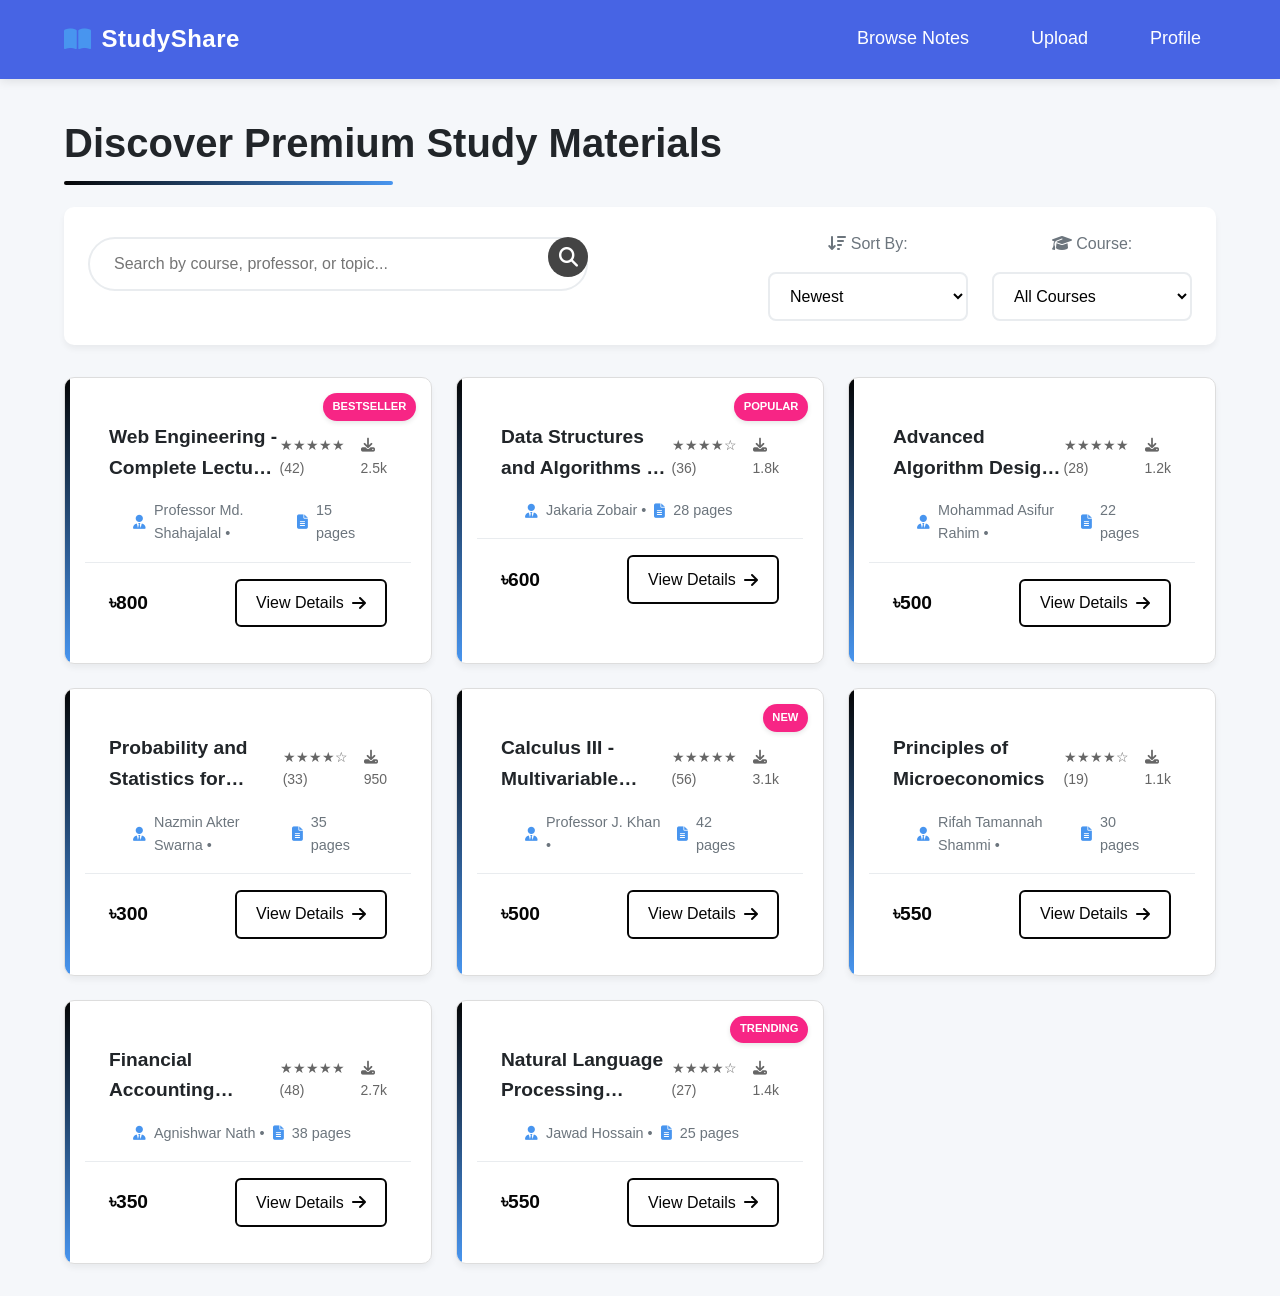
<file: Study Share/browse.html>
<!DOCTYPE html>
<html lang="en">
<head>
    <meta charset="UTF-8">
    <meta name="viewport" content="width=device-width, initial-scale=1.0">
    <title>Browse Notes | StudyShare</title>
    <link rel="stylesheet" href="css/style.css">
    <link rel="stylesheet" href="https://cdnjs.cloudflare.com/ajax/libs/font-awesome/6.4.0/css/all.min.css">
    <style>
        :root {
            --primary: #050505;
            --secondary: #3f37c9;
            --accent: #4895ef;
            --light: #f8f9fa;
            --dark: #212529;
            --success: #4cc9f0;
            --warning: #f72585;
            --gray: #6c757d;
            --light-gray: #e9ecef;
        }
        
        * {
            margin: 0;
            padding: 0;
            box-sizing: border-box;
            font-family: 'Segoe UI', Tahoma, Geneva, Verdana, sans-serif;
        }
        
        body {
            background-color: #f5f7fa;
            color: var(--dark);
            line-height: 1.6;
        }
        
        nav {
            background: rgb(71, 100, 228);
            box-shadow: 0 2px 10px rgba(0,0,0,0.1);
            padding: 1rem 5%;
            display: flex;
            justify-content: space-between;
            align-items: center;
            position: sticky;
            top: 0;
            z-index: 1000;
        }
        
        .logo {
            font-size: 1.8rem;
            font-weight: 700;
            color: var(--primary);
            text-decoration: none;
            display: flex;
            align-items: center;
        }
        
        .logo i {
            margin-right: 10px;
            color: var(--accent);
        }
        
        .nav-links {
            display: flex;
            gap: 2rem;
        }
        
        .nav-links a {
            color: var(--dark);
            text-decoration: none;
            font-weight: 500;
            transition: color 0.3s;
            position: relative;
        }
        
        .nav-links a:hover {
            color: var(--primary);
        }
        
        .nav-links a::after {
            content: '';
            position: absolute;
            width: 0;
            height: 2px;
            bottom: -5px;
            left: 0;
            background-color: var(--primary);
            transition: width 0.3s;
        }
        
        .nav-links a:hover::after {
            width: 100%;
        }
        
        main.browse-container {
            padding: 2rem 5%;
            max-width: 1600px;
            margin: 0 auto;
        }
        
        h1 {
            font-size: 2.5rem;
            margin-bottom: 2rem;
            color: var(--dark);
            position: relative;
            display: inline-block;
        }
        
        h1::after {
            content: '';
            position: absolute;
            width: 50%;
            height: 4px;
            bottom: -10px;
            left: 0;
            background: linear-gradient(90deg, var(--primary), var(--accent));
            border-radius: 2px;
        }
        
        .search-filter {
            background: white;
            padding: 1.5rem;
            border-radius: 10px;
            box-shadow: 0 4px 6px rgba(0,0,0,0.05);
            margin-bottom: 2rem;
        }
        
        .search-bar {
            position: relative;
            margin-bottom: 1.5rem;
        }
        
        .search-bar input {
            width: 100%;
            padding: 1rem 1.5rem;
            border: 2px solid var(--light-gray);
            border-radius: 50px;
            font-size: 1rem;
            transition: all 0.3s;
            padding-right: 50px;
        }
        
        .search-bar input:focus {
            outline: none;
            border-color: var(--accent);
            box-shadow: 0 0 0 3px rgba(67, 97, 238, 0.2);
        }
        
        .search-btn {
            position: absolute;
            right: 5px;
            top: 5px;
            background: var(--primary);
            color: white;
            border: none;
            border-radius: 50%;
            width: 40px;
            height: 40px;
            cursor: pointer;
            transition: all 0.3s;
        }
        
        .search-btn:hover {
            background: var(--secondary);
            transform: scale(1.05);
        }
        
        .filters {
            display: flex;
            gap: 1.5rem;
            flex-wrap: wrap;
        }
        
        .filter-group {
            flex: 1;
            min-width: 200px;
        }
        
        .filter-group label {
            display: block;
            margin-bottom: 0.5rem;
            font-weight: 500;
            color: var(--gray);
        }
        
        .filter-group select {
            width: 100%;
            padding: 0.8rem 1rem;
            border: 2px solid var(--light-gray);
            border-radius: 8px;
            font-size: 1rem;
            background-color: white;
            cursor: pointer;
            transition: all 0.3s;
        }
        
        .filter-group select:focus {
            outline: none;
            border-color: var(--accent);
            box-shadow: 0 0 0 3px rgba(67, 97, 238, 0.2);
        }
        
        .suggestions-container {
            position: absolute;
            width: calc(100% - 3rem);
            max-width: 800px;
            background: white;
            border: 1px solid var(--light-gray);
            border-radius: 0 0 10px 10px;
            z-index: 100;
            box-shadow: 0 4px 6px rgba(0,0,0,0.1);
            max-height: 300px;
            overflow-y: auto;
            display: none;
        }
        
        .suggestion-item {
            padding: 1rem;
            cursor: pointer;
            transition: all 0.2s;
            border-bottom: 1px solid var(--light-gray);
        }
        
        .suggestion-item:last-child {
            border-bottom: none;
        }
        
        .suggestion-item:hover {
            background-color: var(--light);
            color: var(--primary);
        }
        
        .note-grid {
            display: grid;
            grid-template-columns: repeat(auto-fill, minmax(300px, 1fr));
            gap: 1.5rem;
            margin-top: 2rem;
        }
        
        .note-card {
            background: white;
            border-radius: 10px;
            overflow: hidden;
            box-shadow: 0 4px 6px rgba(0,0,0,0.05);
            transition: all 0.3s ease;
            position: relative;
        }
        
        .note-card:hover {
            transform: translateY(-5px);
            box-shadow: 0 10px 20px rgba(0,0,0,0.1);
        }
        
        .note-card::before {
            content: '';
            position: absolute;
            top: 0;
            left: 0;
            width: 5px;
            height: 100%;
            background: linear-gradient(to bottom, var(--primary), var(--accent));
        }
        
        .note-header {
            padding: 1.5rem 1.5rem 0;
        }
        
        .note-header h3 {
            margin: 0;
            font-size: 1.2rem;
            color: var(--dark);
            margin-bottom: 0.5rem;
            display: -webkit-box;
            -webkit-line-clamp: 2;
            -webkit-box-orient: vertical;
            overflow: hidden;
        }
        
        .note-meta {
            display: flex;
            justify-content: space-between;
            margin: 0.5rem 0;
            font-size: 0.9rem;
            color: var(--gray);
        }
        
        .rating {
            color: #ffc107;
        }
        
        .course-info {
            margin: 0.5rem 1.5rem;
            color: var(--gray);
            font-size: 0.9rem;
            display: flex;
            align-items: center;
            gap: 0.5rem;
        }
        
        .course-info i {
            color: var(--accent);
        }
        
        .note-footer {
            display: flex;
            justify-content: space-between;
            align-items: center;
            padding: 1rem 1.5rem;
            border-top: 1px solid var(--light-gray);
            margin-top: 1rem;
        }
        
        .price {
            font-weight: bold;
            color: var(--primary);
            font-size: 1.2rem;
        }
        
        .btn-outline {
            padding: 0.6rem 1.2rem;
            border: 2px solid var(--primary);
            color: var(--primary);
            border-radius: 6px;
            text-decoration: none;
            font-weight: 500;
            transition: all 0.3s;
            display: inline-flex;
            align-items: center;
            gap: 0.5rem;
        }
        
        .btn-outline:hover {
            background-color: var(--primary);
            color: white;
            transform: translateY(-2px);
        }
        
        /* Responsive adjustments */
        @media (max-width: 768px) {
            .nav-links {
                gap: 1rem;
            }
            
            h1 {
                font-size: 2rem;
            }
            
            .filters {
                flex-direction: column;
                gap: 1rem;
            }
            
            .note-grid {
                grid-template-columns: repeat(auto-fill, minmax(280px, 1fr));
            }
        }
        
        /* Animation for note cards */
        @keyframes fadeIn {
            from { opacity: 0; transform: translateY(20px); }
            to { opacity: 1; transform: translateY(0); }
        }
        
        .note-card {
            animation: fadeIn 0.5s ease forwards;
            opacity: 0;
        }
        
        .note-card:nth-child(1) { animation-delay: 0.1s; }
        .note-card:nth-child(2) { animation-delay: 0.2s; }
        .note-card:nth-child(3) { animation-delay: 0.3s; }
        .note-card:nth-child(4) { animation-delay: 0.4s; }
        .note-card:nth-child(5) { animation-delay: 0.5s; }
        .note-card:nth-child(6) { animation-delay: 0.6s; }
        .note-card:nth-child(7) { animation-delay: 0.7s; }
        .note-card:nth-child(8) { animation-delay: 0.8s; }
        .note-card:nth-child(9) { animation-delay: 0.9s; }
        .note-card:nth-child(10) { animation-delay: 1.0s; }
        
        /* Badge for popular notes */
        .popular-badge {
            position: absolute;
            top: 15px;
            right: 15px;
            background: var(--warning);
            color: white;
            padding: 0.3rem 0.6rem;
            border-radius: 50px;
            font-size: 0.7rem;
            font-weight: bold;
            box-shadow: 0 2px 5px rgba(0,0,0,0.1);
        }
    </style>
</head>
<body>
    <nav>
        <a href="index.html" class="logo"><i class="fas fa-book-open"></i> StudyShare</a>
        <div class="nav-links">
            <a href="browse.html">Browse Notes</a>
            <a href="upload.html">Upload</a>
            <a href="profile.html">Profile</a>
        </div>
    </nav>

    <main class="browse-container">
        <h1>Discover Premium Study Materials</h1>
        
        <div class="search-filter">
            <div class="search-bar">
                <input type="text" id="search-bar" placeholder="Search by course, professor, or topic..." />
                <button class="search-btn"><i class="fas fa-search"></i></button>
            </div>
            
            <div class="filters">
                <div class="filter-group">
                    <label><i class="fas fa-sort-amount-down"></i> Sort By:</label>
                    <select id="sort-by">
                        <option>Newest</option>
                        <option>Top Rated</option>
                        <option>Price Low-High</option>
                        <option>Price High-Low</option>
                        <option>Most Popular</option>
                    </select>
                </div>
                <div class="filter-group">
                    <label><i class="fas fa-graduation-cap"></i> Course:</label>
                    <select id="course-filter">
                        <option>All Courses</option>
                        <option>Computer Science</option>
                        <option>Web Engineering</option>
                        <option>Mathematics</option>
                        <option>Statistics</option>
                        <option>Economics</option>
                        <option>Business</option>
                        <option>Language</option>
                    </select>
                </div>
            </div>
        </div>

        <!-- Suggestions Container -->
        <div id="suggestions" class="suggestions-container"></div>

        <div class="note-grid">
            <!-- Web Engineering Note -->
            <div class="note-card">
                <span class="popular-badge">BESTSELLER</span>
                <div class="note-header">
                    <h3>Web Engineering - Complete Lecture Notes</h3>
                    <div class="note-meta">
                        <span class="rating">★★★★★ (42)</span>
                        <span class="downloads"><i class="fas fa-download"></i> 2.5k</span>
                    </div>
                </div>
                <p class="course-info"><i class="fas fa-user-tie"></i> Professor Md. Shahajalal • <i class="fas fa-file-alt"></i> 15 pages</p>
                <div class="note-footer">
                    <span class="price">৳800</span>
                    <a href="product.html?id=web101&title=Web+Engineering+-+Complete+Lecture+Notes&professor=Md.+Shahajalal&pages=15&rating=5.0&downloads=2500&price=3.99" class="btn-outline">View Details <i class="fas fa-arrow-right"></i></a>
                </div>
            </div>
            
            <!-- Data Structures Note -->
            <div class="note-card">
                <span class="popular-badge">POPULAR</span>
                <div class="note-header">
                    <h3>Data Structures and Algorithms - Comprehensive Guide</h3>
                    <div class="note-meta">
                        <span class="rating">★★★★☆ (36)</span>
                        <span class="downloads"><i class="fas fa-download"></i> 1.8k</span>
                    </div>
                </div>
                <p class="course-info"><i class="fas fa-user-tie"></i> Jakaria Zobair • <i class="fas fa-file-alt"></i> 28 pages</p>
                <div class="note-footer">
                    <span class="price">৳600</span>
                    <a href="product.html?id=ds101&title=Data+Structures+and+Algorithms+-+Comprehensive+Guide&professor=Jakaria+Zobair&pages=28&rating=4.5&downloads=1800&price=5.99" class="btn-outline">View Details <i class="fas fa-arrow-right"></i></a>
                </div>
            </div>
            
            <!-- Algorithm Note -->
            <div class="note-card">
                <div class="note-header">
                    <h3>Advanced Algorithm Design Techniques</h3>
                    <div class="note-meta">
                        <span class="rating">★★★★★ (28)</span>
                        <span class="downloads"><i class="fas fa-download"></i> 1.2k</span>
                    </div>
                </div>
                <p class="course-info"><i class="fas fa-user-tie"></i> Mohammad Asifur Rahim • <i class="fas fa-file-alt"></i> 22 pages</p>
                <div class="note-footer">
                    <span class="price">৳500</span>
                    <a href="product.html?id=algo201&title=Advanced+Algorithm+Design+Techniques&professor=Mohammad+Asifur+Rahim&pages=22&rating=5.0&downloads=1200&price=4.99" class="btn-outline">View Details <i class="fas fa-arrow-right"></i></a>
                </div>
            </div>
            
            <!-- Statistics Note -->
            <div class="note-card">
                <div class="note-header">
                    <h3>Probability and Statistics for Engineers</h3>
                    <div class="note-meta">
                        <span class="rating">★★★★☆ (33)</span>
                        <span class="downloads"><i class="fas fa-download"></i> 950</span>
                    </div>
                </div>
                <p class="course-info"><i class="fas fa-user-tie"></i> Nazmin Akter Swarna • <i class="fas fa-file-alt"></i> 35 pages</p>
                <div class="note-footer">
                    <span class="price">৳300</span>
                    <a href="product.html?id=stats201&title=Probability+and+Statistics+for+Engineers&professor=Nazmin+Akter+Swarna&pages=35&rating=4.3&downloads=950&price=6.50" class="btn-outline">View Details <i class="fas fa-arrow-right"></i></a>
                </div>
            </div>
            
            <!-- Calculus Note -->
            <div class="note-card">
                <span class="popular-badge">NEW</span>
                <div class="note-header">
                    <h3>Calculus III - Multivariable Concepts</h3>
                    <div class="note-meta">
                        <span class="rating">★★★★★ (56)</span>
                        <span class="downloads"><i class="fas fa-download"></i> 3.1k</span>
                    </div>
                </div>
                <p class="course-info"><i class="fas fa-user-tie"></i> Professor J. Khan • <i class="fas fa-file-alt"></i> 42 pages</p>
                <div class="note-footer">
                    <span class="price">৳500</span>
                    <a href="product.html?id=calc301&title=Calculus+III+-+Multivariable+Concepts&professor=J.+Khan&pages=42&rating=5.0&downloads=3100&price=7.99" class="btn-outline">View Details <i class="fas fa-arrow-right"></i></a>
                </div>
            </div>
            
            <!-- Economics Note -->
            <div class="note-card">
                <div class="note-header">
                    <h3>Principles of Microeconomics</h3>
                    <div class="note-meta">
                        <span class="rating">★★★★☆ (19)</span>
                        <span class="downloads"><i class="fas fa-download"></i> 1.1k</span>
                    </div>
                </div>
                <p class="course-info"><i class="fas fa-user-tie"></i> Rifah Tamannah Shammi • <i class="fas fa-file-alt"></i> 30 pages</p>
                <div class="note-footer">
                    <span class="price">৳550</span>
                    <a href="product.html?id=econ101&title=Principles+of+Microeconomics&professor=Rifah+Tamannah+Shammi&pages=30&rating=4.2&downloads=1100&price=4.99" class="btn-outline">View Details <i class="fas fa-arrow-right"></i></a>
                </div>
            </div>
            
            <!-- Accounting Note -->
            <div class="note-card">
                <div class="note-header">
                    <h3>Financial Accounting Fundamentals</h3>
                    <div class="note-meta">
                        <span class="rating">★★★★★ (48)</span>
                        <span class="downloads"><i class="fas fa-download"></i> 2.7k</span>
                    </div>
                </div>
                <p class="course-info"><i class="fas fa-user-tie"></i> Agnishwar Nath • <i class="fas fa-file-alt"></i> 38 pages</p>
                <div class="note-footer">
                    <span class="price">৳350</span>
                    <a href="product.html?id=acc101&title=Financial+Accounting+Fundamentals&professor=Agnishwar+Nath&pages=38&rating=5.0&downloads=2700&price=6.99" class="btn-outline">View Details <i class="fas fa-arrow-right"></i></a>
                </div>
            </div>
            
            <!-- NLP Note -->
            <div class="note-card">
                <span class="popular-badge">TRENDING</span>
                <div class="note-header">
                    <h3>Natural Language Processing Fundamentals</h3>
                    <div class="note-meta">
                        <span class="rating">★★★★☆ (27)</span>
                        <span class="downloads"><i class="fas fa-download"></i> 1.4k</span>
                    </div>
                </div>
                <p class="course-info"><i class="fas fa-user-tie"></i> Jawad Hossain • <i class="fas fa-file-alt"></i> 25 pages</p>
                <div class="note-footer">
                    <span class="price">৳550</span>
                    <a href="product.html?id=nlp101&title=Natural+Language+Processing+Fundamentals&professor=Jawad+Hossain&pages=25&rating=4.3&downloads=1400&price=5.25" class="btn-outline">View Details <i class="fas fa-arrow-right"></i></a>
                </div>
            </div>
        </div>
    </main>

    <script>
        // Enhanced auto-suggest functionality
        const notes = [
            { title: "Web Engineering - Complete Lecture Notes", course: "Web Engineering" },
            { title: "Data Structures and Algorithms - Comprehensive Guide", course: "Computer Science" },
            { title: "Advanced Algorithm Design Techniques", course: "Computer Science" },
            { title: "Probability and Statistics for Engineers", course: "Statistics" },
            { title: "Calculus III - Multivariable Concepts", course: "Mathematics" },
            { title: "Principles of Microeconomics", course: "Economics" },
            { title: "Financial Accounting Fundamentals", course: "Business" },
            { title: "Natural Language Processing Fundamentals", course: "Computer Science" }
        ];

        const searchBar = document.getElementById('search-bar');
        const suggestionsContainer = document.getElementById('suggestions');
        const courseFilter = document.getElementById('course-filter');
        const sortBy = document.getElementById('sort-by');

        // Improved auto-suggest with debounce
        let debounceTimer;
        searchBar.addEventListener('input', function() {
            clearTimeout(debounceTimer);
            debounceTimer = setTimeout(() => {
                showSuggestions(this.value.trim());
            }, 300);
        });

        function showSuggestions(query) {
            if (!query) {
                suggestionsContainer.style.display = 'none';
                return;
            }

            const filtered = notes.filter(note => 
                note.title.toLowerCase().includes(query.toLowerCase()) ||
                note.course.toLowerCase().includes(query.toLowerCase())
            );

            renderSuggestions(filtered);
        }

        function renderSuggestions(suggestions) {
            suggestionsContainer.innerHTML = '';
            
            if (suggestions.length === 0) {
                const noResults = document.createElement('div');
                noResults.className = 'suggestion-item';
                noResults.textContent = 'No matching notes found';
                suggestionsContainer.appendChild(noResults);
            } else {
                suggestions.forEach(note => {
                    const suggestion = document.createElement('div');
                    suggestion.className = 'suggestion-item';
                    
                    const title = document.createElement('div');
                    title.textContent = note.title;
                    title.style.fontWeight = '500';
                    
                    const course = document.createElement('div');
                    course.textContent = note.course;
                    course.style.fontSize = '0.8rem';
                    course.style.color = 'var(--gray)';
                    
                    suggestion.appendChild(title);
                    suggestion.appendChild(course);
                    
                    suggestion.addEventListener('click', () => {
                        searchBar.value = note.title;
                        suggestionsContainer.style.display = 'none';
                        // In a real app, you would filter the notes
                    });
                    
                    suggestionsContainer.appendChild(suggestion);
                });
            }
            
            suggestionsContainer.style.display = suggestions.length ? 'block' : 'none';
        }

        // Close suggestions when clicking outside
        document.addEventListener('click', function(e) {
            if (e.target !== searchBar) {
                suggestionsContainer.style.display = 'none';
            }
        });

        // Enhanced search functionality
        document.querySelector('.search-btn').addEventListener('click', function() {
            const query = searchBar.value.trim();
            const course = courseFilter.value;
            const sort = sortBy.value;
            
            if (query) {
                alert(`Searching for "${query}" in ${course !== 'All Courses' ? course : 'all courses'}, sorted by ${sort}`);
                // In a real app, this would filter the notes
            } else {
                alert(`Showing ${course !== 'All Courses' ? course : 'all'} courses, sorted by ${sort}`);
            }
        });

        // Filter and sort functionality
        courseFilter.addEventListener('change', updateNotesDisplay);
        sortBy.addEventListener('change', updateNotesDisplay);

        function updateNotesDisplay() {
            const course = courseFilter.value;
            const sort = sortBy.value;
            
            // In a real app, you would filter and sort the notes here
            console.log(`Filtering by: ${course}, Sorting by: ${sort}`);
        }

        // Animate note cards when they come into view
        const observer = new IntersectionObserver((entries) => {
            entries.forEach(entry => {
                if (entry.isIntersecting) {
                    entry.target.style.opacity = '1';
                }
            });
        }, { threshold: 0.1 });

        document.querySelectorAll('.note-card').forEach(card => {
            observer.observe(card);
        });
    </script>
</body>
</html>
</file>
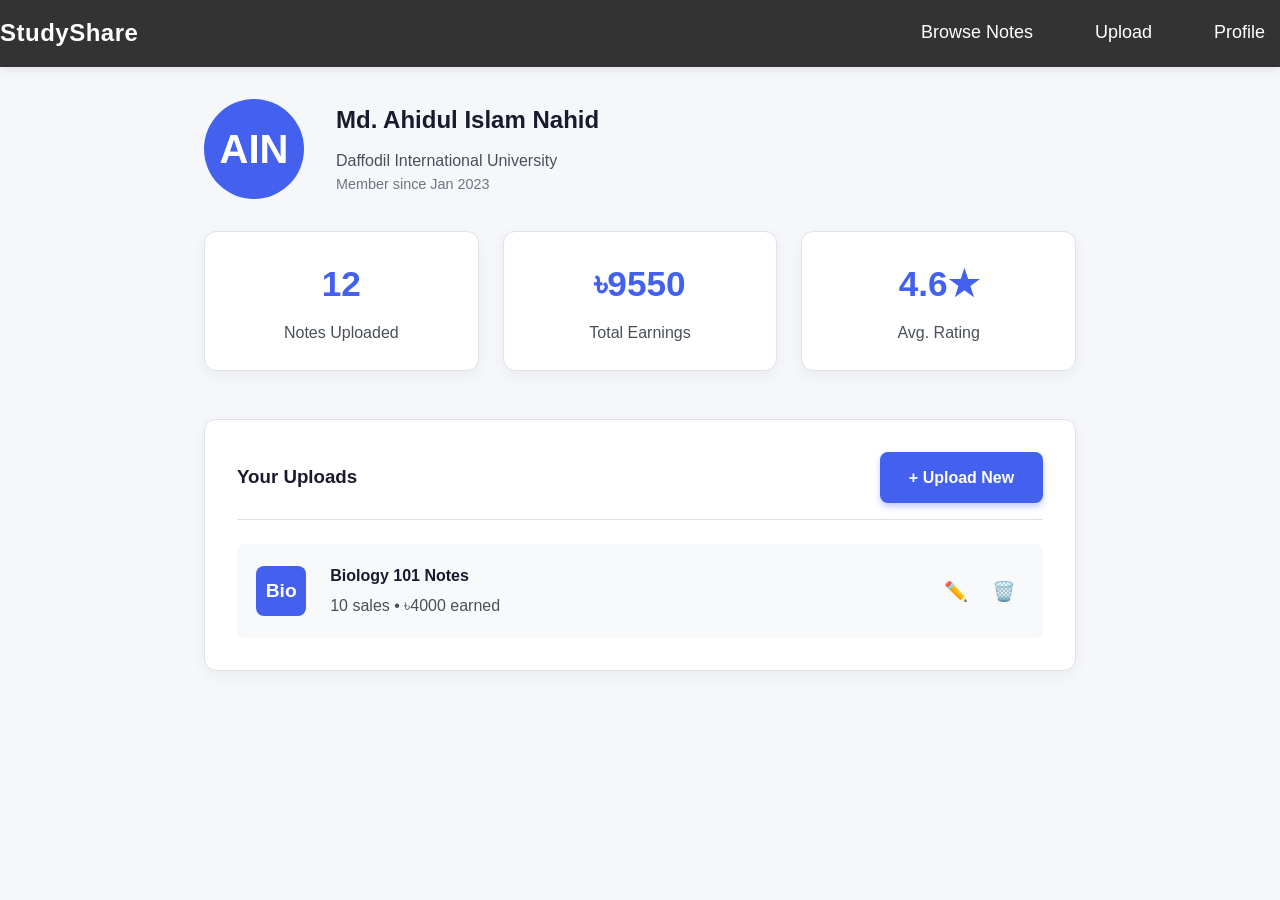
<file: Study Share/profile.html>
<!DOCTYPE html>
<html lang="en">
<head>
    <meta charset="UTF-8">
    <title>Your Profile | StudyShare</title>
    <link rel="stylesheet" href="css\style.css">
</head>
<body>
    <nav>
        <a href="index.html" class="logo">StudyShare</a>
        <div class="nav-links">
            <a href="browse.html">Browse Notes</a>
            <a href="upload.html">Upload</a>
            <a href="profile.html">Profile</a>
        </div>
    </nav>

    <main class="profile-container">
        <div class="user-header">
            <div class="user-avatar">
                <div class="avatar">AIN</div>
            </div>
            <div class="user-info">
                <h2>Md. Ahidul Islam Nahid</h2>
                <p>Daffodil International University</p>
                <p class="member-since">Member since Jan 2023</p>
            </div>
        </div>

        <div class="profile-stats">
            <div class="stat-card">
                <div class="stat-value">12</div>
                <div class="stat-label">Notes Uploaded</div>
            </div>
            <div class="stat-card">
                <div class="stat-value">৳9550</div>
                <div class="stat-label">Total Earnings</div>
            </div>
            <div class="stat-card">
                <div class="stat-value">4.6★</div>
                <div class="stat-label">Avg. Rating</div>
            </div>
        </div>

        <div class="user-notes">
            <div class="section-header">
                <h3>Your Uploads</h3>
                <a href="upload.html" class="btn-primary">+ Upload New</a>
            </div>
            
            <div class="note-list">
                <div class="note-item">
                    <div class="note-preview">Bio</div>
                    <div class="note-details">
                        <h4>Biology 101 Notes</h4>
                        <p>10 sales • ৳4000 earned</p>
                    </div>
                    <div class="note-actions">
                        <button class="btn-icon">✏️</button>
                        <button class="btn-icon btn-danger">🗑️</button>
                    </div>
                </div>
                <!-- More note items -->
            </div>
        </div>
    </main>
    <script src="main.js"></script>
</body>
</html>
</file>
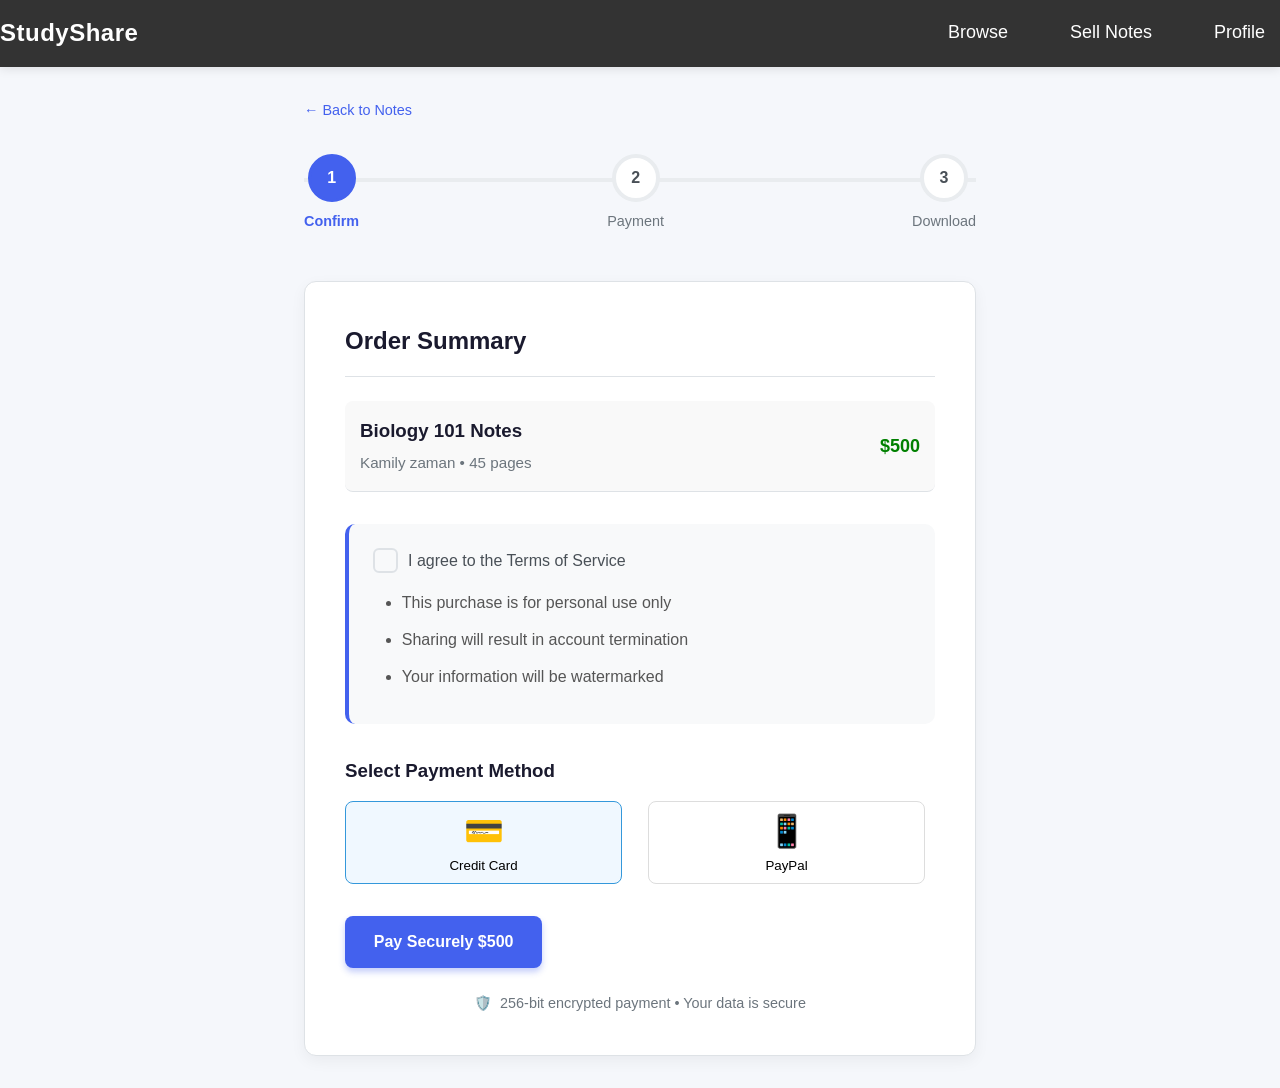
<file: Study Share/purchase.html>
<!DOCTYPE html>
<html lang="en">
<head>
    <meta charset="UTF-8">
    <title>Checkout | StudyShare</title>
    <link rel="stylesheet" href="css/style.css">
    <link rel="stylesheet" href="css/auth.css">
    <style>
        /* Additional styles for checkout */
        .order-item {
            display: flex;
            justify-content: space-between;
            align-items: center;
            padding: 15px;
            background: #f9f9f9;
            border-radius: 8px;
            margin: 15px 0;
        }
        .order-item h3 {
            margin: 0 0 5px 0;
        }
        .order-item .price {
            font-weight: bold;
            font-size: 18px;
        }
        .payment-method {
            border: 1px solid #ddd;
            background: white;
            padding: 10px 15px;
            border-radius: 8px;
            margin-right: 10px;
            cursor: pointer;
        }
        .payment-method.active {
            border-color: #3498db;
            background: #f0f8ff;
        }
    </style>
</head>
<body>
    <nav>
        <a href="index.html" class="logo">StudyShare</a>
        <div class="nav-links">
            <a href="browse.html">Browse</a>
            <a href="upload.html">Sell Notes</a>
            <a href="profile.html">Profile</a>
        </div>
    </nav>

    <main class="purchase-container">
        <div class="breadcrumbs" id="breadcrumbs">
            <!-- Filled by JavaScript -->
        </div>

        <div class="purchase-steps">
            <div class="step active">
                <div class="step-number">1</div>
                <div class="step-label">Confirm</div>
            </div>
            <div class="step">
                <div class="step-number">2</div>
                <div class="step-label">Payment</div>
            </div>
            <div class="step">
                <div class="step-number">3</div>
                <div class="step-label">Download</div>
            </div>
        </div>

        <div class="order-summary">
            <h2>Order Summary</h2>
            <div class="order-item" id="order-item">
                <!-- Filled by JavaScript -->
            </div>

            <div class="license-agreement">
                <label class="agreement-checkbox">
                    <input type="checkbox" id="agree" required>
                    <span class="checkmark"></span>
                    I agree to the <a href="#">Terms of Service</a>
                </label>
                <ul>
                    <li>This purchase is for personal use only</li>
                    <li>Sharing will result in account termination</li>
                    <li>Your information will be watermarked</li>
                </ul>
            </div>

            <div class="payment-options">
                <h3>Select Payment Method</h3>
                <div class="payment-methods">
                    <button class="payment-method active">
                        <div class="method-icon">💳</div>
                        <span>Credit Card</span>
                    </button>
                    <button class="payment-method">
                        <div class="method-icon">📱</div>
                        <span>PayPal</span>
                    </button>
                </div>
            </div>

            <a href="#" class="btn-primary" id="pay-button">Pay Securely $0.00</a>

            <div class="security-footer">
                <div class="shield-icon">🛡️</div>
                <span>256-bit encrypted payment • Your data is secure</span>
            </div>
        </div>
    </main>

    <script>
        document.addEventListener('DOMContentLoaded', function() {
            // Get URL parameters
            const urlParams = new URLSearchParams(window.location.search);
            const productId = urlParams.get('product') || 'bio101';
            const title = decodeURIComponent(urlParams.get('title') || "Biology 101 Notes");
            const professor = decodeURIComponent(urlParams.get('professor') || "Kamily zaman");
            const pages = urlParams.get('pages') || "45";
            const price = urlParams.get('price') || "500";
            
            // Update order item
            document.getElementById('order-item').innerHTML = `
                <div class="item-info">
                    <h3>${title}</h3>
                    <p>${professor} • ${pages} pages</p>
                </div>
                <span class="price">$${price}</span>
            `;
            
            // Update payment button
            const payButton = document.getElementById('pay-button');
            payButton.textContent = `Pay Securely $${price}`;
            payButton.href = `profile.html?purchased=true&product=${productId}&title=${encodeURIComponent(title)}`;
            
            // Update breadcrumbs
            document.getElementById('breadcrumbs').innerHTML = `
                <a href="product.html?id=${productId}&title=${encodeURIComponent(title)}&professor=${encodeURIComponent(professor)}&pages=${pages}&price=${price}">← Back to Notes</a>
            `;
            
            // Payment method selection
            const paymentMethods = document.querySelectorAll('.payment-method');
            paymentMethods.forEach(method => {
                method.addEventListener('click', function() {
                    paymentMethods.forEach(m => m.classList.remove('active'));
                    this.classList.add('active');
                });
            });
            
            // Form validation
            const agreeCheckbox = document.getElementById('agree');
            payButton.addEventListener('click', function(e) {
                if (!agreeCheckbox.checked) {
                    e.preventDefault();
                    alert('Please agree to the Terms of Service before proceeding.');
                } else {
                    alert(`Payment successful for: ${title}\nAmount: $${price}`);
                    // In real app, would redirect to download page
                }
            });
        });
    </script>
</body>
</html>
</file>
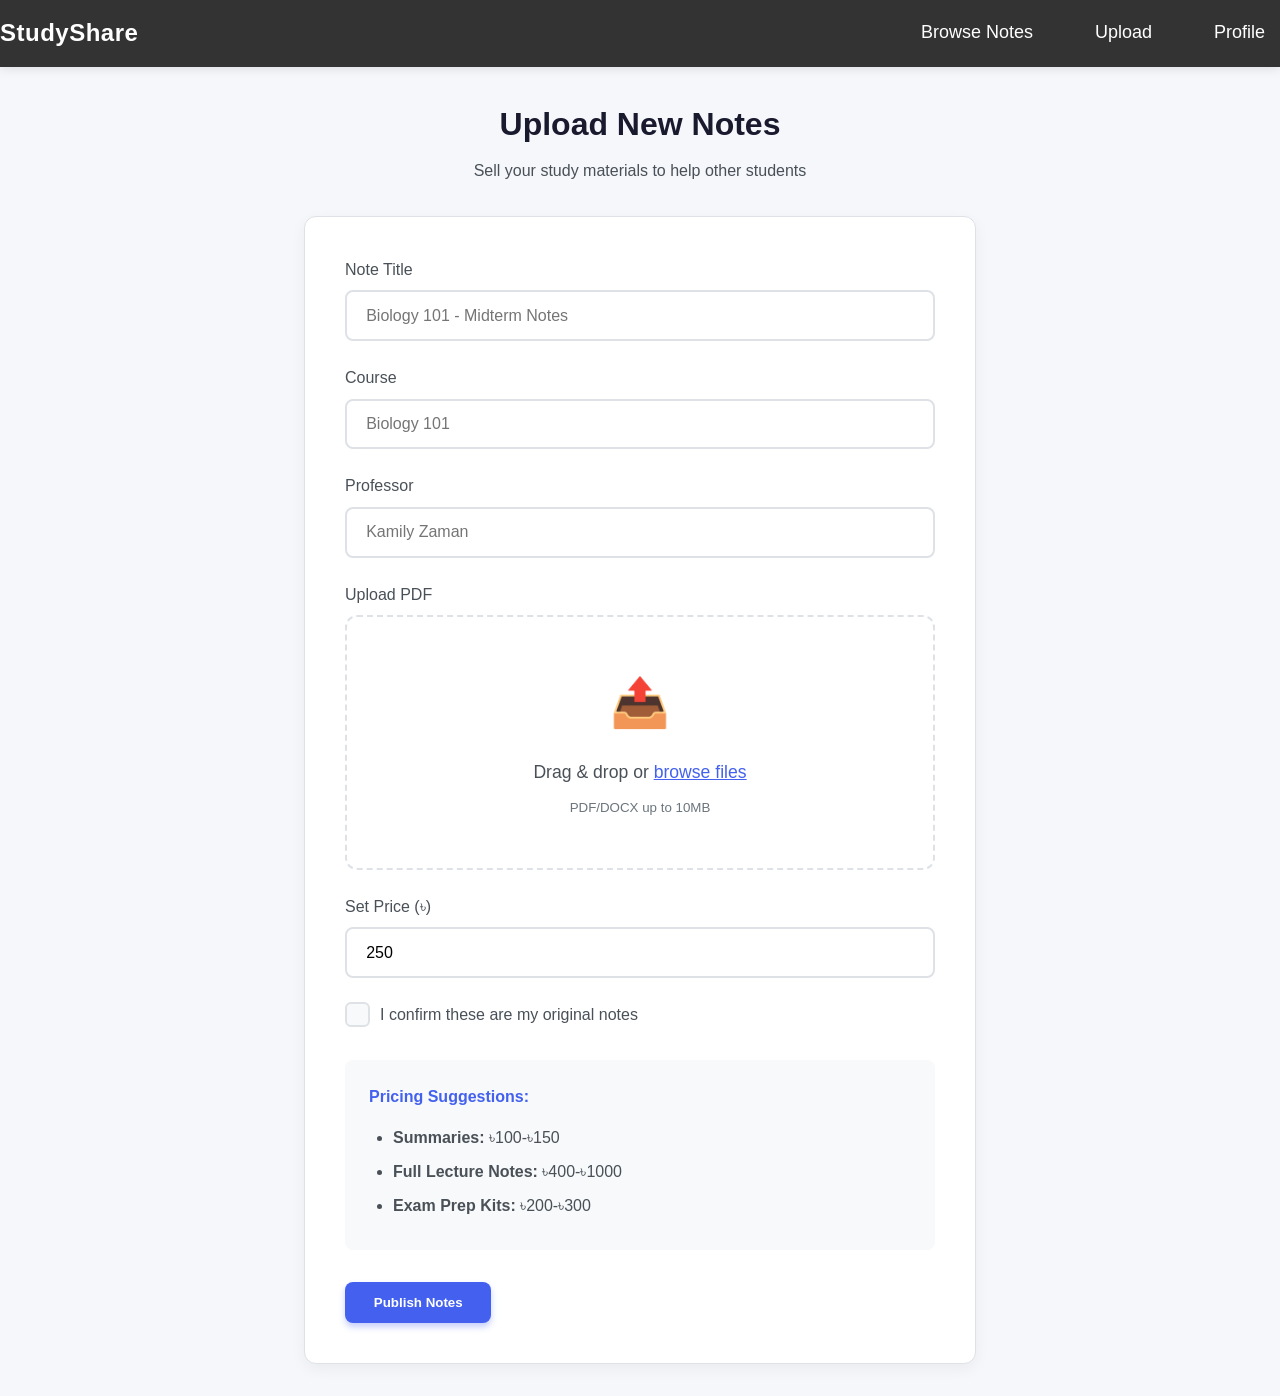
<file: Study Share/upload.html>
<!DOCTYPE html>
<html lang="en">
<head>
    <meta charset="UTF-8">
    <title>Upload Notes | StudyShare</title>
    <link rel="stylesheet" href="css\style.css">
</head>
<body>
    <nav>
        <a href="index.html" class="logo">StudyShare</a>
        <div class="nav-links">
            <a href="browse.html">Browse Notes</a>
            <a href="upload.html">Upload</a>
            <a href="profile.html">Profile</a>
        </div>
    </nav>

    <main class="upload-container">
        <div class="upload-header">
            <h1>Upload New Notes</h1>
            <p>Sell your study materials to help other students</p>
        </div>
        
        <form class="upload-form">
            <div class="form-group">
                <label>Note Title</label>
                <input type="text" placeholder="Biology 101 - Midterm Notes">
            </div>
            
            <div class="form-group">
                <label>Course</label>
                <input type="text" placeholder="Biology 101">
            </div>
            
            <div class="form-group">
                <label>Professor</label>
                <input type="text" placeholder="Kamily Zaman">
            </div>
            
            <div class="form-group">
                <label>Upload PDF</label>
                <div class="upload-preview">
                    <div class="preview-placeholder">
                        <div class="upload-icon">📤</div>
                        <p>Drag & drop or <span>browse files</span></p>
                        <small>PDF/DOCX up to 10MB</small>
                    </div>
                </div>
            </div>
            
            <div class="form-group">
                <label>Set Price (৳)</label>
                <input type="number" min="1" step="0.5" value="250">
            </div>
            
            <div class="form-group">
                <label class="agreement-checkbox">
                    <input type="checkbox" required>
                    <span class="checkmark"></span>
                    I confirm these are my original notes
                </label>
            </div>
            
            <div class="pricing-tips">
                <h4>Pricing Suggestions:</h4>
                <ul>
                    <li><strong>Summaries:</strong> ৳100-৳150</li>
                    <li><strong>Full Lecture Notes:</strong> ৳400-৳1000</li>
                    <li><strong>Exam Prep Kits:</strong> ৳200-৳300</li>
                </ul>
            </div>
            
            <button type="submit" class="btn-primary">Publish Notes</button>
        </form>
    </main>
    <script src="main.js"></script>
</body>
</html>
</file>
<file: Busbd/style.css>
* {
    margin: 0;
    padding: 0;
    box-sizing: border-box;
}

body {
    font-family: 'Segoe UI', Tahoma, Geneva, Verdana, sans-serif;
    line-height: 1.6;
    color: #333;
    background: linear-gradient(135deg, #fff5f5 0%, #fed7d7 100%);
    min-height: 100vh;
}

.container {
    max-width: 1200px;
    margin: 0 auto;
    padding: 0 20px;
}

/* App Container */
.app-container {
    min-height: 100vh;
    display: flex;
    flex-direction: column;
}

/* Header Styles */
.header {
    background: linear-gradient(135deg, #dc2626 0%, #ea580c 100%);
    color: white;
    padding: 1rem 0;
    box-shadow: 0 2px 10px rgba(0, 0, 0, 0.1);
    position: sticky;
    top: 0;
    z-index: 1000;
}

.header-content {
    display: flex;
    justify-content: space-between;
    align-items: center;
}

.logo {
    display: flex;
    align-items: center;
    font-size: 1.5rem;
    font-weight: bold;
}

.logo i {
    margin-right: 0.5rem;
    font-size: 2rem;
}

.nav-list {
    display: flex;
    list-style: none;
    gap: 2rem;
}

.nav-link {
    color: white;
    text-decoration: none;
    padding: 0.5rem 1rem;
    border-radius: 5px;
    transition: background-color 0.3s ease;
}

.nav-link:hover,
.nav-link.active {
    background-color: rgba(255, 255, 255, 0.2);
}

.mobile-menu-toggle {
    display: none;
    font-size: 1.5rem;
    cursor: pointer;
}

/* Hero Section */
.hero {
    background: linear-gradient(135deg, #dc2626 0%, #ea580c 100%);
    color: white;
    padding: 4rem 0;
    text-align: center;
}

.hero-title {
    font-size: 3rem;
    margin-bottom: 1rem;
    font-weight: bold;
}

.hero-subtitle {
    font-size: 1.2rem;
    margin-bottom: 2rem;
    opacity: 0.9;
}

.hero-buttons {
    display: flex;
    gap: 1rem;
    justify-content: center;
    flex-wrap: wrap;
}

/* Button Styles */
.btn {
    padding: 0.75rem 1.5rem;
    border: none;
    border-radius: 5px;
    cursor: pointer;
    text-decoration: none;
    display: inline-flex;
    align-items: center;
    gap: 0.5rem;
    font-size: 1rem;
    transition: all 0.3s ease;
    font-weight: 500;
}

.btn-primary {
    background: linear-gradient(135deg, #dc2626 0%, #ea580c 100%);
    color: white;
}

.btn-primary:hover {
    transform: translateY(-2px);
    box-shadow: 0 5px 15px rgba(220, 38, 38, 0.3);
}

.btn-secondary {
    background: white;
    color: #dc2626;
    border: 2px solid #dc2626;
}

.btn-secondary:hover {
    background: #dc2626;
    color: white;
}

/* Features Section */
.features {
    padding: 4rem 0;
    background: white;
}

.section-title {
    text-align: center;
    font-size: 2.5rem;
    margin-bottom: 3rem;
    color: #dc2626;
}

.features-grid {
    display: grid;
    grid-template-columns: repeat(auto-fit, minmax(300px, 1fr));
    gap: 2rem;
}

.feature-card {
    background: linear-gradient(135deg, #fff5f5 0%, #fed7d7 100%);
    padding: 2rem;
    border-radius: 10px;
    text-align: center;
    transition: transform 0.3s ease;
    border: 1px solid #fed7d7;
}

.feature-card:hover {
    transform: translateY(-5px);
}

.feature-icon {
    font-size: 3rem;
    color: #dc2626;
    margin-bottom: 1rem;
}

.feature-card h3 {
    font-size: 1.5rem;
    margin-bottom: 1rem;
    color: #dc2626;
}

.feature-link {
    color: #dc2626;
    text-decoration: none;
    font-weight: 500;
    display: inline-flex;
    align-items: center;
    gap: 0.5rem;
    margin-top: 1rem;
}

.feature-link:hover {
    color: #ea580c;
}

/* Popular Routes Section */
.popular-routes {
    padding: 4rem 0;
    background: linear-gradient(135deg, #fff5f5 0%, #fed7d7 100%);
}

.routes-grid {
    display: grid;
    grid-template-columns: repeat(auto-fit, minmax(250px, 1fr));
    gap: 1.5rem;
}

.route-card {
    background: white;
    padding: 1.5rem;
    border-radius: 10px;
    box-shadow: 0 5px 15px rgba(0, 0, 0, 0.1);
    transition: transform 0.3s ease;
}

.route-card:hover {
    transform: translateY(-3px);
}

.route-header {
    display: flex;
    justify-content: space-between;
    align-items: center;
    margin-bottom: 1rem;
}

.route-header h3 {
    color: #dc2626;
    font-size: 1.2rem;
}

.route-price {
    font-size: 1.5rem;
    font-weight: bold;
    color: #ea580c;
}

.route-info {
    margin-bottom: 1.5rem;
}

.route-info p {
    display: flex;
    align-items: center;
    gap: 0.5rem;
    margin-bottom: 0.5rem;
    color: #666;
}

/* Stats Section */
.stats {
    padding: 4rem 0;
    background: linear-gradient(135deg, #dc2626 0%, #ea580c 100%);
    color: white;
}

.stats-grid {
    display: grid;
    grid-template-columns: repeat(auto-fit, minmax(200px, 1fr));
    gap: 2rem;
    text-align: center;
}

.stat-item {
    padding: 1rem;
}

.stat-number {
    font-size: 3rem;
    font-weight: bold;
    margin-bottom: 0.5rem;
}

.stat-label {
    font-size: 1.1rem;
    opacity: 0.9;
}

/* Footer */
.footer {
    background: #1f2937;
    color: white;
    padding: 3rem 0 1rem;
    margin-top: auto;
}

.footer-content {
    display: grid;
    grid-template-columns: repeat(auto-fit, minmax(250px, 1fr));
    gap: 2rem;
    margin-bottom: 2rem;
}

.footer-logo {
    display: flex;
    align-items: center;
    font-size: 1.5rem;
    font-weight: bold;
    margin-bottom: 1rem;
}

.footer-logo i {
    margin-right: 0.5rem;
}

.footer-section h4 {
    margin-bottom: 1rem;
    color: #fed7d7;
}

.footer-links {
    list-style: none;
}

.footer-links li {
    margin-bottom: 0.5rem;
}

.footer-links a {
    color: #d1d5db;
    text-decoration: none;
    transition: color 0.3s ease;
}

.footer-links a:hover {
    color: #fed7d7;
}

.contact-info p {
    display: flex;
    align-items: center;
    gap: 0.5rem;
    margin-bottom: 0.5rem;
    color: #d1d5db;
}

.social-links {
    display: flex;
    gap: 1rem;
}

.social-link {
    display: inline-flex;
    align-items: center;
    justify-content: center;
    width: 40px;
    height: 40px;
    background: #dc2626;
    color: white;
    border-radius: 50%;
    text-decoration: none;
    transition: background-color 0.3s ease;
}

.social-link:hover {
    background: #ea580c;
}

.footer-bottom {
    text-align: center;
    padding-top: 2rem;
    border-top: 1px solid #374151;
    color: #9ca3af;
}

/* Tracking Page Styles */
.tracking-section {
    padding: 2rem 0;
    background: linear-gradient(135deg, #fff5f5 0%, #fed7d7 100%);
}

.page-title {
    font-size: 2.5rem;
    text-align: center;
    margin-bottom: 1rem;
    color: #dc2626;
}

.page-subtitle {
    text-align: center;
    margin-bottom: 2rem;
    color: #666;
}

.tracking-controls {
    margin-bottom: 2rem;
}

.search-box {
    display: flex;
    gap: 1rem;
    max-width: 500px;
    margin: 0 auto;
}

.search-box input {
    flex: 1;
    padding: 0.75rem;
    border: 2px solid #fed7d7;
    border-radius: 5px;
    font-size: 1rem;
}

.search-box input:focus {
    outline: none;
    border-color: #dc2626;
}

.tracking-content {
    display: grid;
    grid-template-columns: 2fr 1fr;
    gap: 2rem;
    margin-bottom: 2rem;
}

.map-container {
    background: white;
    border-radius: 10px;
    overflow: hidden;
    box-shadow: 0 5px 15px rgba(0, 0, 0, 0.1);
}

.map-placeholder {
    height: 400px;
    display: flex;
    flex-direction: column;
    align-items: center;
    justify-content: center;
    background: linear-gradient(135deg, #f3f4f6 0%, #e5e7eb 100%);
    color: #666;
}

.map-placeholder i {
    font-size: 4rem;
    margin-bottom: 1rem;
    color: #dc2626;
}

.tracking-info {
    display: flex;
    flex-direction: column;
    gap: 1rem;
}

.info-card,
.progress-card,
.facilities-card {
    background: white;
    padding: 1.5rem;
    border-radius: 10px;
    box-shadow: 0 5px 15px rgba(0, 0, 0, 0.1);
}

.info-card h3,
.progress-card h3,
.facilities-card h3 {
    color: #dc2626;
    margin-bottom: 1rem;
}

.bus-details .detail-row {
    display: flex;
    justify-content: space-between;
    margin-bottom: 0.5rem;
    padding-bottom: 0.5rem;
    border-bottom: 1px solid #f3f4f6;
}

.bus-details .detail-row:last-child {
    border-bottom: none;
}

.detail-row .label {
    font-weight: 500;
    color: #666;
}

.status-badge {
    padding: 0.25rem 0.75rem;
    border-radius: 20px;
    font-size: 0.875rem;
    font-weight: 500;
}

.status-badge.ontime {
    background: #dcfce7;
    color: #16a34a;
}

.status-badge.delayed {
    background: #fef3c7;
    color: #d97706;
}

.progress-bar {
    width: 100%;
    height: 20px;
    background: #f3f4f6;
    border-radius: 10px;
    overflow: hidden;
    margin-bottom: 1rem;
}

.progress-fill {
    height: 100%;
    background: linear-gradient(135deg, #dc2626 0%, #ea580c 100%);
    transition: width 0.3s ease;
}

.progress-info {
    display: grid;
    grid-template-columns: repeat(3, 1fr);
    gap: 1rem;
}

.progress-stat {
    text-align: center;
}

.progress-stat .stat-label {
    display: block;
    font-size: 0.875rem;
    color: #666;
    margin-bottom: 0.25rem;
}

.progress-stat .stat-value {
    font-weight: bold;
    color: #dc2626;
}

.facilities-grid {
    display: grid;
    grid-template-columns: repeat(3, 1fr);
    gap: 1rem;
}

.facility-item {
    display: flex;
    flex-direction: column;
    align-items: center;
    gap: 0.5rem;
    padding: 0.75rem;
    border-radius: 5px;
    background: #f9fafb;
    transition: background-color 0.3s ease;
}

.facility-item.active {
    background: #dcfce7;
    color: #16a34a;
}

.facility-item i {
    font-size: 1.5rem;
}

.tracking-updates {
    background: white;
    padding: 2rem;
    border-radius: 10px;
    box-shadow: 0 5px 15px rgba(0, 0, 0, 0.1);
}

.tracking-updates h3 {
    color: #dc2626;
    margin-bottom: 1rem;
}

.updates-list {
    max-height: 300px;
    overflow-y: auto;
}

.update-item {
    display: flex;
    gap: 1rem;
    padding: 0.75rem;
    border-bottom: 1px solid #f3f4f6;
}

.update-item:last-child {
    border-bottom: none;
}

.update-time {
    font-weight: 500;
    color: #dc2626;
    min-width: 80px;
}

/* Recommendations Page Styles */
.recommendations-section {
    padding: 2rem 0;
    background: linear-gradient(135deg, #fff5f5 0%, #fed7d7 100%);
}

.recommendations-controls {
    margin-bottom: 2rem;
}

.search-filters {
    background: white;
    padding: 2rem;
    border-radius: 10px;
    box-shadow: 0 5px 15px rgba(0, 0, 0, 0.1);
}

.search-box {
    display: flex;
    align-items: center;
    gap: 1rem;
    margin-bottom: 1.5rem;
}

.search-box input {
    flex: 1;
    padding: 0.75rem;
    border: 2px solid #fed7d7;
    border-radius: 5px;
    font-size: 1rem;
}

.search-box input:focus {
    outline: none;
    border-color: #dc2626;
}

.swap-icon {
    color: #dc2626;
    cursor: pointer;
    transition: transform 0.3s ease;
}

.swap-icon:hover {
    transform: rotate(180deg);
}

.filters {
    display: grid;
    grid-template-columns: repeat(auto-fit, minmax(200px, 1fr));
    gap: 1rem;
}

.filter-group {
    display: flex;
    flex-direction: column;
    gap: 0.5rem;
}

.filter-group label {
    font-weight: 500;
    color: #333;
}

.filter-group select {
    padding: 0.5rem;
    border: 2px solid #fed7d7;
    border-radius: 5px;
    font-size: 1rem;
}

.filter-group select:focus {
    outline: none;
    border-color: #dc2626;
}

.user-profile {
    background: white;
    padding: 2rem;
    border-radius: 10px;
    box-shadow: 0 5px 15px rgba(0, 0, 0, 0.1);
    margin-bottom: 2rem;
}

.user-profile h3 {
    color: #dc2626;
    margin-bottom: 1rem;
}

.profile-stats {
    display: grid;
    grid-template-columns: repeat(auto-fit, minmax(200px, 1fr));
    gap: 1rem;
}

.profile-stat {
    display: flex;
    align-items: center;
    gap: 1rem;
    padding: 1rem;
    background: linear-gradient(135deg, #fff5f5 0%, #fed7d7 100%);
    border-radius: 5px;
}

.profile-stat i {
    font-size: 1.5rem;
    color: #dc2626;
}

.stat-info {
    display: flex;
    flex-direction: column;
}

.stat-info .stat-label {
    font-size: 0.875rem;
    color: #666;
}

.stat-info .stat-value {
    font-weight: 500;
    color: #333;
}

.recommendations-content {
    background: white;
    padding: 2rem;
    border-radius: 10px;
    box-shadow: 0 5px 15px rgba(0, 0, 0, 0.1);
}

.recommendations-content h3 {
    color: #dc2626;
    margin-bottom: 1.5rem;
}

.recommendations-grid {
    display: grid;
    grid-template-columns: repeat(auto-fit, minmax(300px, 1fr));
    gap: 1.5rem;
}

.recommendation-card {
    border: 2px solid #fed7d7;
    border-radius: 10px;
    overflow: hidden;
    transition: transform 0.3s ease;
}

.recommendation-card:hover {
    transform: translateY(-3px);
    border-color: #dc2626;
}

.recommendation-header {
    display: flex;
    justify-content: space-between;
    align-items: flex-start;
    padding: 1.5rem;
    background: linear-gradient(135deg, #fff5f5 0%, #fed7d7 100%);
}

.route-info h4 {
    color: #dc2626;
    margin-bottom: 0.5rem;
}

.route-meta {
    display: flex;
    gap: 1rem;
    align-items: center;
}

.transport-type {
    display: inline-flex;
    align-items: center;
    gap: 0.25rem;
    padding: 0.25rem 0.75rem;
    border-radius: 20px;
    font-size: 0.875rem;
    font-weight: 500;
}

.transport-type.bus {
    background: #dcfce7;
    color: #16a34a;
}

.transport-type.train {
    background: #dbeafe;
    color: #2563eb;
}

.transport-type.ferry {
    background: #e0e7ff;
    color: #4f46e5;
}

.confidence-score {
    background: #dc2626;
    color: white;
    padding: 0.25rem 0.75rem;
    border-radius: 20px;
    font-size: 0.875rem;
    font-weight: 500;
}

.route-price {
    font-size: 1.5rem;
    font-weight: bold;
    color: #ea580c;
}

.recommendation-details {
    padding: 1.5rem;
    border-bottom: 1px solid #f3f4f6;
}

.detail-row {
    display: flex;
    align-items: center;
    gap: 0.5rem;
    margin-bottom: 0.5rem;
    color: #666;
}

.detail-row i {
    color: #dc2626;
    width: 20px;
}

.recommendation-reasons {
    padding: 1.5rem;
    border-bottom: 1px solid #f3f4f6;
}

.recommendation-reasons h5 {
    color: #dc2626;
    margin-bottom: 0.5rem;
}

.reasons-list {
    list-style: none;
}

.reasons-list li {
    padding: 0.25rem 0;
    padding-left: 1.5rem;
    position: relative;
    color: #666;
}

.reasons-list li:before {
    content: "✓";
    position: absolute;
    left: 0;
    color: #16a34a;
    font-weight: bold;
}

.recommendation-actions {
    padding: 1.5rem;
    display: flex;
    gap: 1rem;
}

/* Pricing Page Styles */
.pricing-section {
    padding: 2rem 0;
    background: linear-gradient(135deg, #fff5f5 0%, #fed7d7 100%);
}

.pricing-controls {
    margin-bottom: 2rem;
}

.route-selector {
    max-width: 300px;
    margin: 0 auto;
}

.route-selector select {
    width: 100%;
    padding: 0.75rem;
    border: 2px solid #fed7d7;
    border-radius: 5px;
    font-size: 1rem;
    background: white;
}

.route-selector select:focus {
    outline: none;
    border-color: #dc2626;
}

.pricing-dashboard {
    display: grid;
    grid-template-columns: 2fr 1fr;
    gap: 2rem;
}

.pricing-main {
    display: flex;
    flex-direction: column;
    gap: 1.5rem;
}

.current-price-card,
.price-chart,
.factors-card {
    background: white;
    padding: 1.5rem;
    border-radius: 10px;
    box-shadow: 0 5px 15px rgba(0, 0, 0, 0.1);
}

.current-price-card h3,
.price-chart h3,
.factors-card h3 {
    color: #dc2626;
    margin-bottom: 1rem;
}

.price-display {
    display: flex;
    align-items: center;
    gap: 1rem;
    margin-bottom: 1rem;
}

.price-amount {
    font-size: 2.5rem;
    font-weight: bold;
    color: #ea580c;
}

.price-change {
    display: flex;
    align-items: center;
    gap: 0.25rem;
    padding: 0.5rem 1rem;
    border-radius: 20px;
    font-size: 0.875rem;
    font-weight: 500;
}

.price-change.up {
    background: #dcfce7;
    color: #16a34a;
}

.price-change.down {
    background: #fef3c7;
    color: #d97706;
}

.price-meta {
    color: #666;
    font-size: 0.875rem;
}

.chart-container {
    height: 300px;
    position: relative;
}

.factors-grid {
    display: grid;
    grid-template-columns: repeat(2, 1fr);
    gap: 1rem;
}

.factor-item {
    padding: 1rem;
    border-radius: 5px;
    border: 1px solid #f3f4f6;
}

.factor-item.high {
    background: #fef2f2;
    border-color: #fecaca;
}

.factor-item.medium {
    background: #fffbeb;
    border-color: #fed7aa;
}

.factor-item.low {
    background: #f0fdf4;
    border-color: #bbf7d0;
}

.factor-header {
    display: flex;
    justify-content: space-between;
    align-items: center;
    margin-bottom: 0.5rem;
}

.factor-header i {
    color: #dc2626;
}

.factor-impact {
    font-size: 0.75rem;
    font-weight: 500;
    padding: 0.25rem 0.5rem;
    border-radius: 10px;
}

.factor-item.high .factor-impact {
    background: #dc2626;
    color: white;
}

.factor-item.medium .factor-impact {
    background: #ea580c;
    color: white;
}

.factor-item.low .factor-impact {
    background: #16a34a;
    color: white;
}

.factor-bar {
    height: 8px;
    background: #f3f4f6;
    border-radius: 4px;
    overflow: hidden;
}

.factor-fill {
    height: 100%;
    background: linear-gradient(135deg, #dc2626 0%, #ea580c 100%);
    transition: width 0.3s ease;
}

.pricing-sidebar {
    display: flex;
    flex-direction: column;
    gap: 1.5rem;
}

.prediction-card,
.recommendation-card,
.price-history-card,
.optimization-tips {
    background: white;
    padding: 1.5rem;
    border-radius: 10px;
    box-shadow: 0 5px 15px rgba(0, 0, 0, 0.1);
}

.prediction-card h3,
.recommendation-card h3,
.price-history-card h3,
.optimization-tips h3 {
    color: #dc2626;
    margin-bottom: 1rem;
}

.prediction-content {
    margin-bottom: 1rem;
}

.prediction-item {
    display: flex;
    justify-content: space-between;
    margin-bottom: 0.5rem;
    padding-bottom: 0.5rem;
    border-bottom: 1px solid #f3f4f6;
}

.prediction-item:last-child {
    border-bottom: none;
}

.prediction-label {
    color: #666;
}

.prediction-value {
    font-weight: 500;
    color: #333;
}

.prediction-confidence {
    text-align: center;
    color: #666;
    font-size: 0.875rem;
}

.recommendation-text {
    margin-bottom: 1rem;
    color: #666;
    line-height: 1.6;
}

.recommendation-actions {
    display: flex;
    gap: 1rem;
}

.history-stats {
    display: grid;
    grid-template-columns: repeat(3, 1fr);
    gap: 1rem;
}

.history-stat {
    text-align: center;
    padding: 0.75rem;
    background: linear-gradient(135deg, #fff5f5 0%, #fed7d7 100%);
    border-radius: 5px;
}

.history-stat .stat-label {
    display: block;
    font-size: 0.75rem;
    color: #666;
    margin-bottom: 0.25rem;
}

.history-stat .stat-value {
    font-weight: bold;
    color: #dc2626;
}

.tips-list {
    list-style: none;
}

.tips-list li {
    display: flex;
    align-items: flex-start;
    gap: 0.5rem;
    margin-bottom: 0.75rem;
    color: #666;
}

.tips-list li i {
    color: #dc2626;
    margin-top: 0.25rem;
}

/* Booking Page Styles */
.booking-section {
    padding: 2rem 0;
    background: linear-gradient(135deg, #fff5f5 0%, #fed7d7 100%);
}

.booking-form-container {
    max-width: 800px;
    margin: 0 auto;
    background: white;
    padding: 2rem;
    border-radius: 10px;
    box-shadow: 0 5px 15px rgba(0, 0, 0, 0.1);
}

.form-steps {
    display: flex;
    justify-content: space-between;
    margin-bottom: 2rem;
    position: relative;
}

.form-steps::before {
    content: '';
    position: absolute;
    top: 20px;
    left: 0;
    right: 0;
    height: 2px;
    background: #f3f4f6;
    z-index: 1;
}

.step {
    display: flex;
    flex-direction: column;
    align-items: center;
    position: relative;
    z-index: 2;
}

.step-number {
    width: 40px;
    height: 40px;
    border-radius: 50%;
    background: #f3f4f6;
    color: #666;
    display: flex;
    align-items: center;
    justify-content: center;
    font-weight: bold;
    margin-bottom: 0.5rem;
    transition: all 0.3s ease;
}

.step.active .step-number {
    background: #dc2626;
    color: white;
}

.step.completed .step-number {
    background: #16a34a;
    color: white;
}

.step-label {
    font-size: 0.875rem;
    color: #666;
    text-align: center;
}

.step.active .step-label {
    color: #dc2626;
    font-weight: 500;
}

.form-step {
    display: none;
}

.form-step.active {
    display: block;
}

.form-step h3 {
    color: #dc2626;
    margin-bottom: 1.5rem;
}

.route-selection {
    display: grid;
    grid-template-columns: 1fr auto 1fr;
    gap: 1rem;
    align-items: end;
    margin-bottom: 1.5rem;
}

.swap-cities {
    display: flex;
    align-items: center;
    justify-content: center;
    cursor: pointer;
    color: #dc2626;
    font-size: 1.5rem;
    transition: transform 0.3s ease;
}

.swap-cities:hover {
    transform: rotate(180deg);
}

.form-row {
    display: grid;
    grid-template-columns: 1fr 1fr;
    gap: 1rem;
}

.form-group {
    margin-bottom: 1.5rem;
}

.form-group label {
    display: block;
    margin-bottom: 0.5rem;
    font-weight: 500;
    color: #333;
}

.form-group input,
.form-group select,
.form-group textarea {
    width: 100%;
    padding: 0.75rem;
    border: 2px solid #fed7d7;
    border-radius: 5px;
    font-size: 1rem;
    transition: border-color 0.3s ease;
}

.form-group input:focus,
.form-group select:focus,
.form-group textarea:focus {
    outline: none;
    border-color: #dc2626;
}

.form-group input[type="checkbox"] {
    width: auto;
    margin-right: 0.5rem;
}

.form-actions {
    display: flex;
    justify-content: space-between;
    margin-top: 2rem;
}

.bus-options {
    display: flex;
    flex-direction: column;
    gap: 1rem;
    margin-bottom: 1.5rem;
}

.bus-option {
    display: flex;
    justify-content: space-between;
    align-items: center;
    padding: 1rem;
    border: 2px solid #fed7d7;
    border-radius: 5px;
    cursor: pointer;
    transition: all 0.3s ease;
}

.bus-option:hover {
    border-color: #dc2626;
}

.bus-option input[type="radio"] {
    width: auto;
}

.bus-info h4 {
    color: #dc2626;
    margin-bottom: 0.5rem;
}

.bus-details {
    display: flex;
    gap: 1rem;
    font-size: 0.875rem;
    color: #666;
}

.bus-price {
    display: flex;
    align-items: center;
    gap: 1rem;
}

.bus-price .price {
    font-size: 1.25rem;
    font-weight: bold;
    color: #ea580c;
}

.seat-selection {
    margin-bottom: 1.5rem;
}

.seat-legend {
    display: flex;
    justify-content: center;
    gap: 2rem;
    margin-bottom: 1.5rem;
}

.legend-item {
    display: flex;
    align-items: center;
    gap: 0.5rem;
    font-size: 0.875rem;
    color: #666;
}

.seat {
    width: 30px;
    height: 30px;
    border-radius: 5px;
    border: 2px solid #f3f4f6;
    cursor: pointer;
    transition: all 0.3s ease;
}

.seat.available {
    background: white;
    border-color: #fed7d7;
}

.seat.available:hover {
    border-color: #dc2626;
}

.seat.selected {
    background: #dc2626;
    border-color: #dc2626;
    color: white;
}

.seat.occupied {
    background: #f3f4f6;
    border-color: #d1d5db;
    cursor: not-allowed;
}

.bus-layout {
    text-align: center;
}

.driver-area {
    background: #1f2937;
    color: white;
    padding: 0.5rem;
    border-radius: 5px;
    margin-bottom: 1rem;
    font-weight: 500;
}

.seat-grid {
    display: grid;
    grid-template-columns: repeat(4, 1fr);
    gap: 0.5rem;
    max-width: 400px;
    margin: 0 auto;
}

.seat-info {
    text-align: center;
    margin-top: 1rem;
    font-size: 1.1rem;
}

.seat-info span {
    font-weight: bold;
    color: #dc2626;
}

.passenger-form {
    margin-bottom: 1.5rem;
}

.booking-summary {
    background: linear-gradient(135deg, #fff5f5 0%, #fed7d7 100%);
    padding: 1.5rem;
    border-radius: 5px;
    margin-bottom: 1.5rem;
}

.booking-summary h4 {
    color: #dc2626;
    margin-bottom: 1rem;
}

.summary-details {
    display: flex;
    flex-direction: column;
    gap: 0.5rem;
}

.summary-row {
    display: flex;
    justify-content: space-between;
    padding-bottom: 0.5rem;
    border-bottom: 1px solid #fed7d7;
}

.summary-row.total {
    font-weight: bold;
    font-size: 1.1rem;
    color: #dc2626;
    border-bottom: none;
    padding-top: 0.5rem;
}

/* Responsive Design */
@media (max-width: 768px) {
    .nav-list {
        display: none;
    }

    .mobile-menu-toggle {
        display: block;
    }

    .hero-title {
        font-size: 2rem;
    }

    .hero-buttons {
        flex-direction: column;
        align-items: center;
    }

    .tracking-content {
        grid-template-columns: 1fr;
    }

    .pricing-dashboard {
        grid-template-columns: 1fr;
    }

    .route-selection {
        grid-template-columns: 1fr;
        gap: 0.5rem;
    }

    .swap-cities {
        order: -1;
    }

    .form-row {
        grid-template-columns: 1fr;
    }

    .bus-option {
        flex-direction: column;
        gap: 1rem;
        text-align: center;
    }

    .seat-grid {
        grid-template-columns: repeat(2, 1fr);
    }

    .factors-grid {
        grid-template-columns: 1fr;
    }

    .history-stats {
        grid-template-columns: 1fr;
    }

    .recommendation-actions {
        flex-direction: column;
    }

    .form-actions {
        flex-direction: column;
        gap: 1rem;
    }
}
</file>
<file: Study Share/css/style.css>
/* ===== VARIABLES ===== */
:root {
  --primary: #4361ee;
  --primary-dark: #3f37c9;
  --secondary: #4cc9f0;
  --success: #4bb543;
  --warning: #fca311;
  --danger: #e63946;
  --dark: #1a1a2e;
  --dark-light: #2d2d44;
  --light: #f8f9fa;
  --gray: #e9ecef;
  --border: #dee2e6;
  --text: #495057;
  --text-light: #6c757d;
}

/* ===== BASE STYLES ===== */
* {
  margin: 0;
  padding: 0;
  box-sizing: border-box;
}

body {
  font-family: 'Segoe UI', Tahoma, Geneva, Verdana, sans-serif;
  background-color: #f5f7fb;
  color: var(--text);
  line-height: 1.6;
}

h1, h2, h3, h4 {
  color: var(--dark);
  font-weight: 700;
}

a {
  text-decoration: none;
  color: inherit;
}

/* ===== NAVIGATION ===== */
nav {
  display: flex;
  justify-content: space-between;
  align-items: center;
  padding: 1.2rem 5%;
  background: var(--dark);
  box-shadow: 0 2px 10px rgba(0,0,0,0.1);
  position: sticky;
  top: 0;
  z-index: 100;
}

.logo {
  color: white;
  font-size: 1.8rem;
  font-weight: 700;
  letter-spacing: 0.5px;
}

.nav-links {
  display: flex;
  gap: 2rem;
}

.nav-links a {
  color: rgba(255,255,255,0.85);
  font-weight: 500;
  padding: 0.5rem 0;
  border-bottom: 2px solid transparent;
  transition: all 0.3s ease;
}

.nav-links a:hover {
  color: white;
  border-bottom: 2px solid var(--secondary);
}

/* ===== BUTTONS ===== */
.btn-primary {
  display: inline-block;
  background: var(--primary);
  color: white;
  padding: 0.8rem 1.8rem;
  border-radius: 8px;
  font-weight: 600;
  border: none;
  cursor: pointer;
  transition: all 0.3s ease;
  box-shadow: 0 4px 6px rgba(67, 97, 238, 0.3);
}

.btn-primary:hover {
  background: var(--primary-dark);
  transform: translateY(-2px);
  box-shadow: 0 6px 10px rgba(67, 97, 238, 0.4);
}

.btn-outline {
  display: inline-block;
  background: transparent;
  color: var(--primary);
  padding: 0.6rem 1.5rem;
  border-radius: 8px;
  font-weight: 600;
  border: 2px solid var(--primary);
  cursor: pointer;
  transition: all 0.3s ease;
}

.btn-outline:hover {
  background: rgba(67, 97, 238, 0.05);
}

.btn-secondary {
  display: inline-block;
  background: var(--gray);
  color: var(--text);
  padding: 0.6rem 1.5rem;
  border-radius: 8px;
  font-weight: 500;
  border: none;
  cursor: pointer;
  transition: all 0.3s ease;
}

.btn-secondary:hover {
  background: #dee2e6;
}

.btn-icon {
  background: transparent;
  border: none;
  font-size: 1.2rem;
  cursor: pointer;
  padding: 0.5rem;
  border-radius: 50%;
  transition: all 0.3s ease;
}

.btn-icon:hover {
  background: var(--gray);
}

.btn-danger {
  color: var(--danger);
}

/* ===== HERO SECTION ===== */
.hero {
  background: linear-gradient(135deg, var(--primary), var(--primary-dark));
  color: white;
  padding: 5rem 2rem;
  text-align: center;
  clip-path: polygon(0 0, 100% 0, 100% 90%, 0 100%);
  margin-bottom: 3rem;
}

.hero-content {
  max-width: 800px;
  margin: 0 auto;
}

.hero h1 {
  font-size: 2.8rem;
  margin-bottom: 1rem;
  color: white;
  text-shadow: 0 2px 4px rgba(0,0,0,0.2);
}

.hero p {
  font-size: 1.2rem;
  max-width: 600px;
  margin: 0 auto 2rem;
  opacity: 0.9;
}

/* ===== FEATURES SECTION ===== */
.features {
  display: grid;
  grid-template-columns: repeat(auto-fit, minmax(280px, 1fr));
  gap: 2rem;
  padding: 2rem 5%;
  max-width: 1200px;
  margin: 0 auto 3rem;
}

.feature-card {
  background: white;
  border-radius: 12px;
  padding: 2rem;
  text-align: center;
  transition: all 0.3s ease;
  box-shadow: 0 5px 15px rgba(0,0,0,0.05);
}

.feature-card:hover {
  transform: translateY(-10px);
  box-shadow: 0 15px 30px rgba(0,0,0,0.1);
}

.feature-icon {
  font-size: 3rem;
  margin-bottom: 1.5rem;
  color: var(--primary);
}

.feature-card h3 {
  margin-bottom: 1rem;
  font-size: 1.4rem;
}

/* ===== TESTIMONIALS ===== */
.testimonials {
  padding: 4rem 5%;
  text-align: center;
  background: white;
}

.testimonials h2 {
  margin-bottom: 3rem;
}

.testimonial-grid {
  display: grid;
  grid-template-columns: repeat(auto-fit, minmax(300px, 1fr));
  gap: 2rem;
  max-width: 1200px;
  margin: 0 auto;
}

.testimonial-card {
  background: white;
  padding: 2rem;
  border-radius: 12px;
  box-shadow: 0 5px 15px rgba(0,0,0,0.05);
  position: relative;
  border: 1px solid var(--border);
}

.quote {
  position: absolute;
  top: -20px;
  left: 20px;
  font-size: 4rem;
  color: var(--primary);
  opacity: 0.2;
}

.testimonial-card p {
  font-style: italic;
  margin-bottom: 1.5rem;
  position: relative;
  z-index: 2;
}

.student-info {
  text-align: right;
}

.student-info .name {
  display: block;
  font-weight: 600;
}

.student-info .major {
  font-size: 0.9rem;
  color: var(--text-light);
}

/* ===== STATS ===== */
.stats {
  display: flex;
  justify-content: center;
  gap: 3rem;
  padding: 4rem 5%;
  background: linear-gradient(135deg, var(--primary), var(--primary-dark));
  color: white;
  clip-path: polygon(0 10%, 100% 0, 100% 100%, 0 100%);
  margin-top: -2rem;
}

.stat-item {
  text-align: center;
}

.stat-item h3 {
  font-size: 2.5rem;
  margin-bottom: 0.5rem;
  color: white;
}

/* ===== BROWSE PAGE ===== */
.browse-container {
  max-width: 1200px;
  margin: 2rem auto;
  padding: 0 5%;
}

.search-filter {
  display: flex;
  flex-wrap: wrap;
  gap: 1.5rem;
  margin-bottom: 2rem;
  align-items: center;
}

.search-bar {
  display: flex;
  flex: 1;
  min-width: 300px;
  max-width: 500px;
}

.search-bar input {
  flex: 1;
  padding: 0.8rem 1.2rem;
  border: 2px solid var(--border);
  border-radius: 8px 0 0 8px;
  font-size: 1rem;
  outline: none;
  transition: border 0.3s ease;
}

.search-bar input:focus {
  border-color: var(--primary);
}

.search-btn {
  background: var(--primary);
  color: white;
  border: none;
  padding: 0 1.5rem;
  border-radius: 0 8px 8px 0;
  cursor: pointer;
  font-size: 1.2rem;
  transition: background 0.3s ease;
}

.search-btn:hover {
  background: var(--primary-dark);
}

.filters {
  display: flex;
  gap: 1rem;
  flex-wrap: wrap;
}

.filter-group {
  display: flex;
  align-items: center;
  gap: 0.5rem;
}

.filter-group label {
  font-weight: 500;
}

.filter-group select {
  padding: 0.7rem;
  border-radius: 8px;
  border: 2px solid var(--border);
  font-size: 0.9rem;
  cursor: pointer;
}

.note-grid {
  display: grid;
  grid-template-columns: repeat(auto-fill, minmax(300px, 1fr));
  gap: 2rem;
  margin-top: 2rem;
}

.note-card {
  background: white;
  border-radius: 12px;
  overflow: hidden;
  transition: transform 0.3s ease;
  box-shadow: 0 5px 15px rgba(0,0,0,0.05);
  border: 1px solid var(--border);
}

.note-card:hover {
  transform: translateY(-5px);
  box-shadow: 0 10px 25px rgba(0,0,0,0.1);
}

.note-header {
  padding: 1.5rem 1.5rem 0.5rem;
}

.note-meta {
  display: flex;
  gap: 1rem;
  font-size: 0.9rem;
  color: var(--text-light);
  margin-top: 0.5rem;
}

.rating {
  color: var(--warning);
}

.course-info {
  padding: 0 1.5rem;
  color: var(--text-light);
  font-size: 0.95rem;
}

.note-footer {
  display: flex;
  justify-content: space-between;
  align-items: center;
  padding: 1rem 1.5rem;
  border-top: 1px solid var(--border);
}

.price {
  font-weight: 700;
  font-size: 1.2rem;
  color: var(--success);
}

/* ===== PRODUCT PAGE ===== */
.product-container {
  max-width: 1200px;
  margin: 2rem auto;
  padding: 0 5%;
}

.breadcrumbs {
  font-size: 0.9rem;
  color: var(--text-light);
  margin-bottom: 1.5rem;
}

.breadcrumbs a {
  color: var(--primary);
  transition: all 0.3s ease;
}

.breadcrumbs a:hover {
  text-decoration: underline;
}

.product-header {
  margin-bottom: 2rem;
}

.product-header h1 {
  font-size: 2.2rem;
  margin-bottom: 0.5rem;
}

.product-meta {
  display: flex;
  gap: 1.5rem;
  font-size: 0.95rem;
  color: var(--text-light);
}

.product-content {
  display: grid;
  grid-template-columns: 1fr 1fr;
  gap: 3rem;
}

.preview-section {
  background: white;
  border-radius: 12px;
  padding: 2rem;
  box-shadow: 0 5px 15px rgba(0,0,0,0.05);
  border: 1px solid var(--border);
}

.preview-container {
  text-align: center;
}

.watermark-preview {
  position: relative;
  margin: 1.5rem 0;
  border-radius: 8px;
  overflow: hidden;
  border: 1px solid var(--border);
}

.watermark-preview img {
  width: 100%;
  display: block;
}

.watermark-overlay {
  position: absolute;
  top: 0;
  left: 0;
  width: 100%;
  height: 100%;
  display: flex;
  align-items: center;
  justify-content: center;
  font-size: 3rem;
  font-weight: 700;
  color: rgba(0,0,0,0.1);
  pointer-events: none;
}

.purchase-section {
  background: white;
  border-radius: 12px;
  padding: 2rem;
  box-shadow: 0 5px 15px rgba(0,0,0,0.05);
  border: 1px solid var(--border);
  position: sticky;
  top: 1rem;
}

.pricing {
  margin-bottom: 1.5rem;
}

.price {
  font-size: 2.5rem;
  font-weight: 700;
  color: var(--success);
}

.original-price {
  font-size: 1.2rem;
  text-decoration: line-through;
  color: var(--text-light);
  margin-left: 0.5rem;
}

.security-badges {
  display: grid;
  grid-template-columns: 1fr 1fr;
  gap: 1rem;
  margin: 2rem 0;
}

.badge {
  background: #f0f7ff;
  border-radius: 8px;
  padding: 1rem;
  text-align: center;
  border: 1px solid rgba(67, 97, 238, 0.2);
}

.badge-icon {
  font-size: 1.8rem;
  margin-bottom: 0.5rem;
  color: var(--primary);
}

.anti-piracy {
  display: flex;
  gap: 1rem;
  background: #fff8e6;
  border-radius: 8px;
  padding: 1.2rem;
  margin-top: 2rem;
  border-left: 4px solid var(--warning);
}

.warning-icon {
  font-size: 1.5rem;
  color: var(--warning);
}

.warning-content p {
  margin-bottom: 0.5rem;
  font-weight: 500;
}

.warning-content ul {
  margin-left: 1.2rem;
  color: var(--text);
}

.fake-id {
  font-family: monospace;
  font-weight: 700;
  letter-spacing: 1px;
}

/* ===== PURCHASE PAGE ===== */
.purchase-container {
  max-width: 800px;
  margin: 2rem auto;
  padding: 0 5%;
}

.purchase-steps {
  display: flex;
  justify-content: space-between;
  position: relative;
  margin: 2rem 0 3rem;
}

.purchase-steps:before {
  content: "";
  position: absolute;
  top: 24px;
  left: 0;
  right: 0;
  height: 4px;
  background: var(--gray);
  z-index: 1;
}

.step {
  text-align: center;
  position: relative;
  z-index: 2;
}

.step.active .step-number {
  background: var(--primary);
  color: white;
  border-color: var(--primary);
}

.step.active .step-label {
  color: var(--primary);
  font-weight: 600;
}

.step-number {
  width: 48px;
  height: 48px;
  border-radius: 50%;
  background: white;
  border: 4px solid var(--gray);
  display: flex;
  align-items: center;
  justify-content: center;
  font-weight: 700;
  margin: 0 auto 0.5rem;
  transition: all 0.3s ease;
}

.step-label {
  font-size: 0.9rem;
  color: var(--text-light);
  transition: all 0.3s ease;
}

.order-summary {
  background: white;
  border-radius: 12px;
  padding: 2.5rem;
  box-shadow: 0 5px 15px rgba(0,0,0,0.05);
  border: 1px solid var(--border);
}

.order-summary h2 {
  margin-bottom: 1.5rem;
  padding-bottom: 1rem;
  border-bottom: 1px solid var(--border);
}

.order-item {
  display: flex;
  justify-content: space-between;
  align-items: center;
  padding: 1.5rem 0;
  border-bottom: 1px solid var(--border);
}

.item-info h3 {
  margin-bottom: 0.3rem;
}

.item-info p {
  color: var(--text-light);
  font-size: 0.95rem;
}

.license-agreement {
  margin: 2rem 0;
}

.agreement-checkbox {
  display: block;
  position: relative;
  padding-left: 35px;
  margin-bottom: 1rem;
  cursor: pointer;
  font-size: 1rem;
  user-select: none;
}

.agreement-checkbox input {
  position: absolute;
  opacity: 0;
  cursor: pointer;
  height: 0;
  width: 0;
}

.checkmark {
  position: absolute;
  top: 0;
  left: 0;
  height: 25px;
  width: 25px;
  background-color: var(--light);
  border: 2px solid var(--border);
  border-radius: 6px;
}

.agreement-checkbox:hover input ~ .checkmark {
  background-color: #e9ecef;
}

.agreement-checkbox input:checked ~ .checkmark {
  background-color: var(--primary);
  border-color: var(--primary);
}

.checkmark:after {
  content: "";
  position: absolute;
  display: none;
}

.agreement-checkbox input:checked ~ .checkmark:after {
  display: block;
}

.agreement-checkbox .checkmark:after {
  left: 9px;
  top: 5px;
  width: 5px;
  height: 10px;
  border: solid white;
  border-width: 0 3px 3px 0;
  transform: rotate(45deg);
}

.license-agreement ul {
  margin-left: 2rem;
  color: var(--text);
  line-height: 1.8;
}

.payment-options {
  margin: 2rem 0;
}

.payment-options h3 {
  margin-bottom: 1rem;
}

.payment-methods {
  display: flex;
  gap: 1rem;
}

.payment-method {
  flex: 1;
  background: var(--light);
  border: 2px solid var(--border);
  border-radius: 8px;
  padding: 1.2rem;
  text-align: center;
  cursor: pointer;
  transition: all 0.3s ease;
}

.payment-method.active {
  border-color: var(--primary);
  background: #f0f7ff;
}

.payment-method:hover {
  border-color: var(--primary);
}

.method-icon {
  font-size: 2rem;
  margin-bottom: 0.5rem;
}

.security-footer {
  display: flex;
  gap: 0.5rem;
  justify-content: center;
  margin-top: 1.5rem;
  color: var(--text-light);
  font-size: 0.9rem;
}

/* ===== PROFILE PAGE ===== */
.profile-container {
  max-width: 1000px;
  margin: 2rem auto;
  padding: 0 5%;
}

.user-header {
  display: flex;
  gap: 2rem;
  align-items: center;
  margin-bottom: 2rem;
}

.user-avatar .avatar {
  width: 100px;
  height: 100px;
  border-radius: 50%;
  background: var(--primary);
  color: white;
  display: flex;
  align-items: center;
  justify-content: center;
  font-size: 2.5rem;
  font-weight: 700;
}

.user-info h2 {
  margin-bottom: 0.5rem;
}

.member-since {
  color: var(--text-light);
  font-size: 0.9rem;
}

.profile-stats {
  display: grid;
  grid-template-columns: repeat(auto-fit, minmax(200px, 1fr));
  gap: 1.5rem;
  margin-bottom: 3rem;
}

.stat-card {
  background: white;
  border-radius: 12px;
  padding: 1.5rem;
  text-align: center;
  box-shadow: 0 5px 15px rgba(0,0,0,0.05);
  border: 1px solid var(--border);
}

.stat-value {
  font-size: 2.2rem;
  font-weight: 700;
  color: var(--primary);
  margin-bottom: 0.5rem;
}

.user-notes {
  background: white;
  border-radius: 12px;
  padding: 2rem;
  box-shadow: 0 5px 15px rgba(0,0,0,0.05);
  border: 1px solid var(--border);
}

.section-header {
  display: flex;
  justify-content: space-between;
  align-items: center;
  margin-bottom: 1.5rem;
  padding-bottom: 1rem;
  border-bottom: 1px solid var(--border);
}

.note-list {
  display: flex;
  flex-direction: column;
  gap: 1rem;
}

.note-item {
  display: flex;
  align-items: center;
  padding: 1.2rem;
  border-radius: 8px;
  background: var(--light);
  transition: all 0.3s ease;
}

.note-item:hover {
  background: #e9ecef;
}

.note-preview {
  width: 50px;
  height: 50px;
  border-radius: 8px;
  background: var(--primary);
  color: white;
  display: flex;
  align-items: center;
  justify-content: center;
  font-weight: 700;
  font-size: 1.2rem;
  margin-right: 1.5rem;
}

.note-details {
  flex: 1;
}

.note-details h4 {
  margin-bottom: 0.3rem;
}

.note-actions {
  display: flex;
  gap: 0.5rem;
}

/* ===== UPLOAD PAGE ===== */
.upload-container {
  max-width: 800px;
  margin: 2rem auto;
  padding: 0 5%;
}

.upload-header {
  text-align: center;
  margin-bottom: 2rem;
}

.upload-header h1 {
  margin-bottom: 0.5rem;
}

.upload-form {
  background: white;
  border-radius: 12px;
  padding: 2.5rem;
  box-shadow: 0 5px 15px rgba(0,0,0,0.05);
  border: 1px solid var(--border);
}

.form-group {
  margin-bottom: 1.5rem;
}

.form-group label {
  display: block;
  margin-bottom: 0.5rem;
  font-weight: 500;
}

.form-group input {
  width: 100%;
  padding: 0.9rem 1.2rem;
  border: 2px solid var(--border);
  border-radius: 8px;
  font-size: 1rem;
  transition: border 0.3s ease;
}

.form-group input:focus {
  border-color: var(--primary);
  outline: none;
}

.upload-preview {
  border: 2px dashed var(--border);
  border-radius: 12px;
  padding: 3rem 2rem;
  text-align: center;
  transition: all 0.3s ease;
  cursor: pointer;
}

.upload-preview:hover {
  border-color: var(--primary);
  background: #f0f7ff;
}

.upload-icon {
  font-size: 3rem;
  color: var(--primary);
  margin-bottom: 1rem;
}

.upload-preview p {
  margin-bottom: 0.5rem;
  font-size: 1.1rem;
}

.upload-preview span {
  color: var(--primary);
  text-decoration: underline;
}

.upload-preview small {
  color: var(--text-light);
}

.pricing-tips {
  background: #f8f9fa;
  border-radius: 8px;
  padding: 1.5rem;
  margin: 2rem 0;
}

.pricing-tips h4 {
  margin-bottom: 1rem;
  color: var(--primary);
}

.pricing-tips ul {
  margin-left: 1.5rem;
}

.pricing-tips li {
  margin-bottom: 0.5rem;
  line-height: 1.6;
}

/* ===== RESPONSIVE DESIGN ===== */
@media (max-width: 768px) {
  .product-content {
    grid-template-columns: 1fr;
  }
  
  .nav-links {
    gap: 1rem;
  }
  
  .features {
    grid-template-columns: 1fr;
  }
  
  .search-filter {
    flex-direction: column;
    align-items: stretch;
  }
  
  .stats {
    flex-direction: column;
    gap: 2rem;
  }
  
  .purchase-steps {
    flex-direction: column;
    align-items: flex-start;
    gap: 2rem;
  }
  
  .purchase-steps:before {
    display: none;
  }
}
/* Basic Styles */
body {
    font-family: Arial, sans-serif;
}

nav {
    background-color: #333;
    color: white;
    padding: 10px 0;
    text-align: center;
}

nav .logo {
    font-size: 24px;
    text-decoration: none;
    color: white;
}

nav .nav-links a {
    margin: 0 15px;
    color: white;
    text-decoration: none;
    font-size: 18px;
}

/* Main Container */
.main {
    padding: 30px;
}

/* Search Bar and Filters */
.search-filter {
    display: flex;
    justify-content: space-between;
    align-items: center;
    margin-bottom: 30px;
}

.search-bar {
    position: relative;
    width: 50%;
}

.search-bar input {
    width: 100%;
    padding: 10px;
    font-size: 16px;
}

.search-bar button {
    position: absolute;
    right: 0;
    top: 0;
    padding: 10px;
    background-color: #444;
    color: white;
    border: none;
    cursor: pointer;
}

.filters {
    display: flex;
    gap: 20px;
}

.filter-group {
    display: flex;
    flex-direction: column;
}

/* Suggestions Container */
.suggestions-container {
    background-color: white;
    border: 1px solid #ccc;
    max-height: 200px;
    overflow-y: auto;
    position: absolute;
    width: 50%;
    z-index: 999;
    margin-top: 5px;
}

.suggestion-item {
    padding: 8px;
    cursor: pointer;
}

.suggestion-item:hover {
    background-color: #f0f0f0;
}

/* Note Grid */
.note-grid {
    display: grid;
    grid-template-columns: repeat(3, 1fr);
    gap: 20px;
}

.note-card {
    border: 1px solid #ddd;
    padding: 20px;
    border-radius: 8px;
    background-color: #fff;
}

.note-header {
    display: flex;
    justify-content: space-between;
    align-items: center;
}

.note-footer {
    display: flex;
    justify-content: space-between;
    margin-top: 10px;
}

.note-meta span {
    font-size: 14px;
    color: #666;
}

.price {
    font-size: 18px;
    color: green;
}

.btn-outline {
    border: 1px solid #444;
    padding: 8px;
    text-decoration: none;
    color: #444;
    font-weight: bold;
    border-radius: 5px;
}

.btn-outline:hover {
    background-color: #444;
    color: white;
}
</file>
<file: Study Share/css/auth.css>
/* ===== ANTI-PIRACY SPECIFIC STYLES ===== */
.security-badges {
  display: grid;
  grid-template-columns: repeat(auto-fit, minmax(200px, 1fr));
  gap: 1rem;
  margin: 1.5rem 0;
}

.protection-badge {
  text-align: center;
  padding: 1.5rem;
  background: #f0f7ff;
  border-radius: 10px;
  border-left: 4px solid var(--primary);
}

.protection-badge img {
  width: 40px;
  margin-bottom: 1rem;
}

.watermark-preview {
  position: relative;
  border: 1px solid #e0e0e0;
  border-radius: 8px;
  overflow: hidden;
  margin: 1.5rem 0;
}

.watermark-overlay {
  position: absolute;
  top: 0;
  left: 0;
  width: 100%;
  height: 100%;
  display: flex;
  align-items: center;
  justify-content: center;
  font-size: 3rem;
  font-weight: 700;
  color: rgba(0,0,0,0.08);
  pointer-events: none;
}

.license-agreement {
  background: #f8f9fa;
  padding: 1.5rem;
  border-radius: 10px;
  margin: 2rem 0;
  border-left: 4px solid var(--primary);
}

.license-agreement ul {
  margin-left: 1.8rem;
  margin-top: 1rem;
  color: #555;
  line-height: 1.8;
}

.license-agreement li {
  margin-bottom: 0.5rem;
}

.tracking-id {
  font-family: monospace;
  font-size: 1.2rem;
  letter-spacing: 2px;
  color: var(--dark);
  background: #f0f0f0;
  padding: 0.5rem 1rem;
  border-radius: 6px;
  display: inline-block;
  margin: 0.5rem 0;
  border: 1px dashed #ccc;
}

.anti-piracy-warning {
  background: #fff8e6;
  padding: 1.5rem;
  border-radius: 10px;
  margin: 2rem 0;
  position: relative;
  border-left: 4px solid var(--warning);
}

.anti-piracy-warning:before {
  content: "!";
  position: absolute;
  left: -15px;
  top: 50%;
  transform: translateY(-50%);
  background: var(--warning);
  color: white;
  width: 30px;
  height: 30px;
  border-radius: 50%;
  display: flex;
  align-items: center;
  justify-content: center;
  font-weight: bold;
  font-size: 1.2rem;
}

.purchase-steps .step.active .step-number {
  background: var(--primary);
  color: white;
  border: 3px solid var(--primary);
}
</file>
